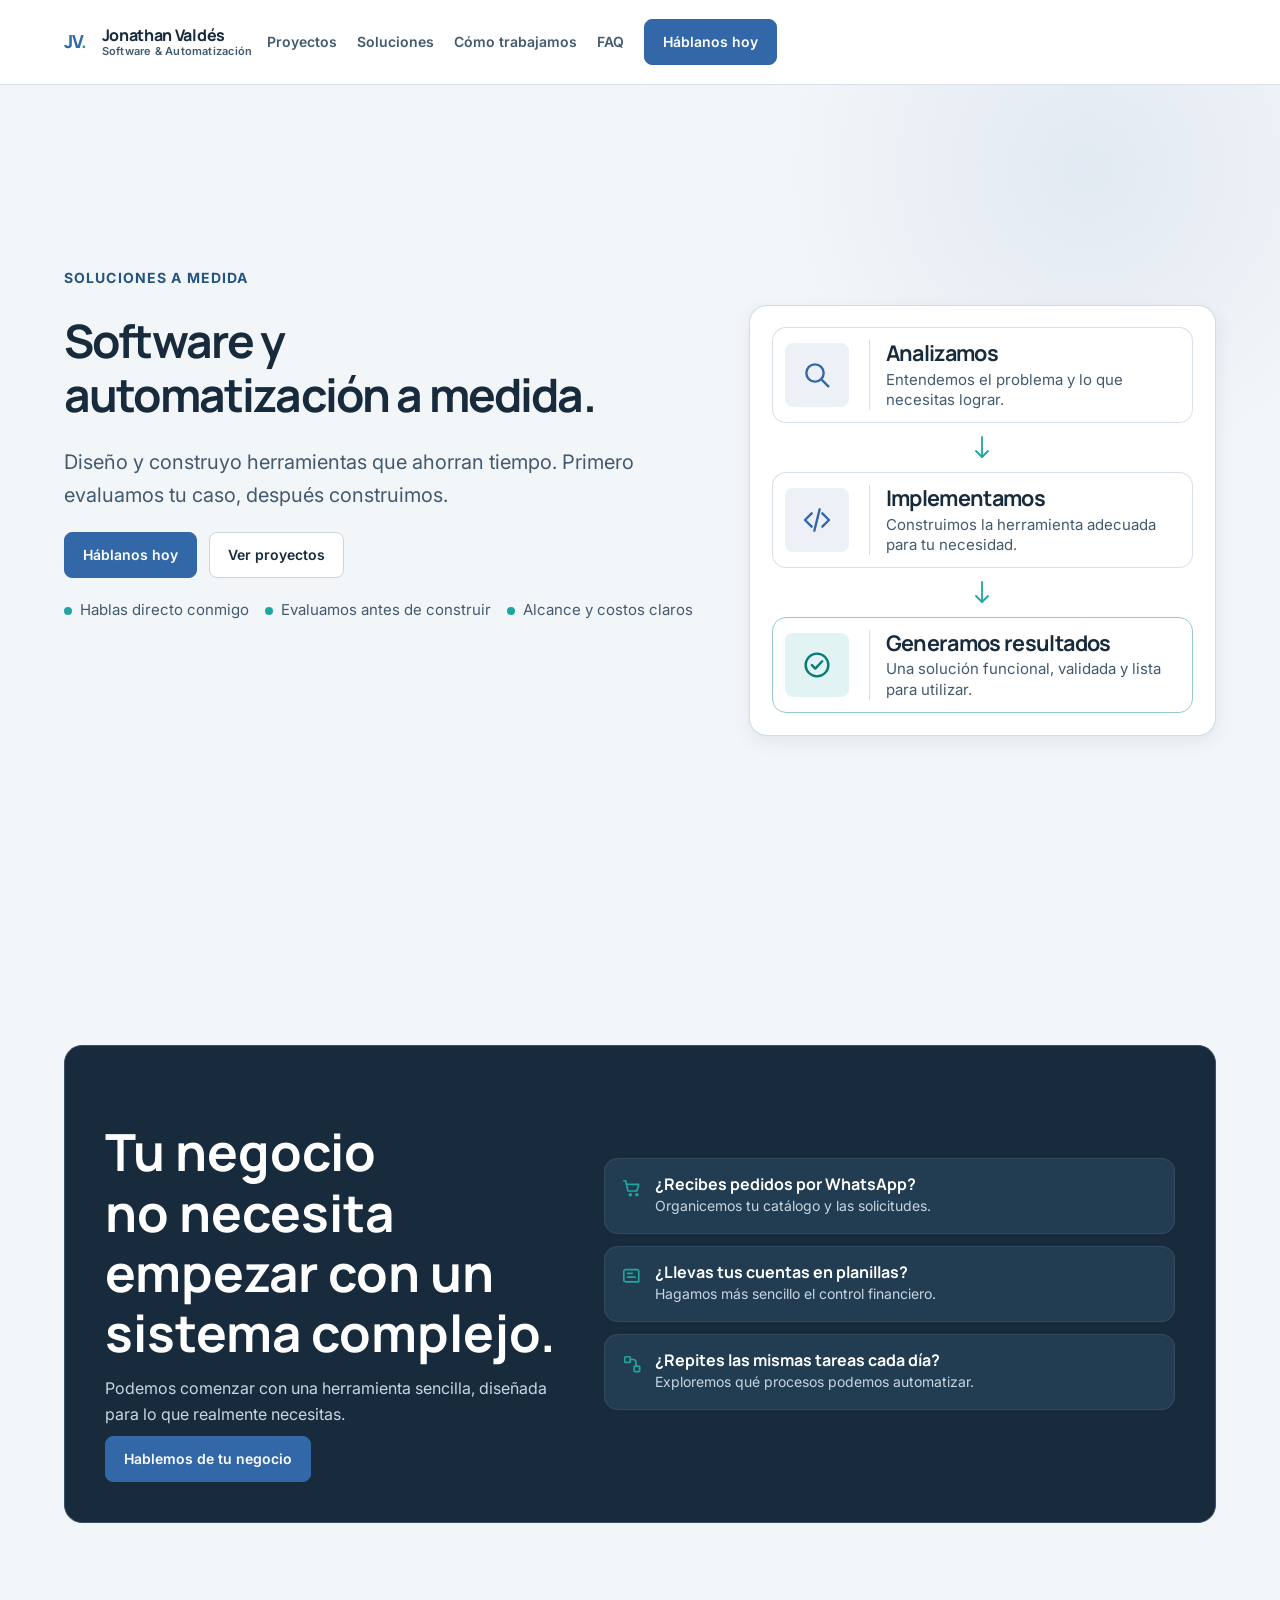
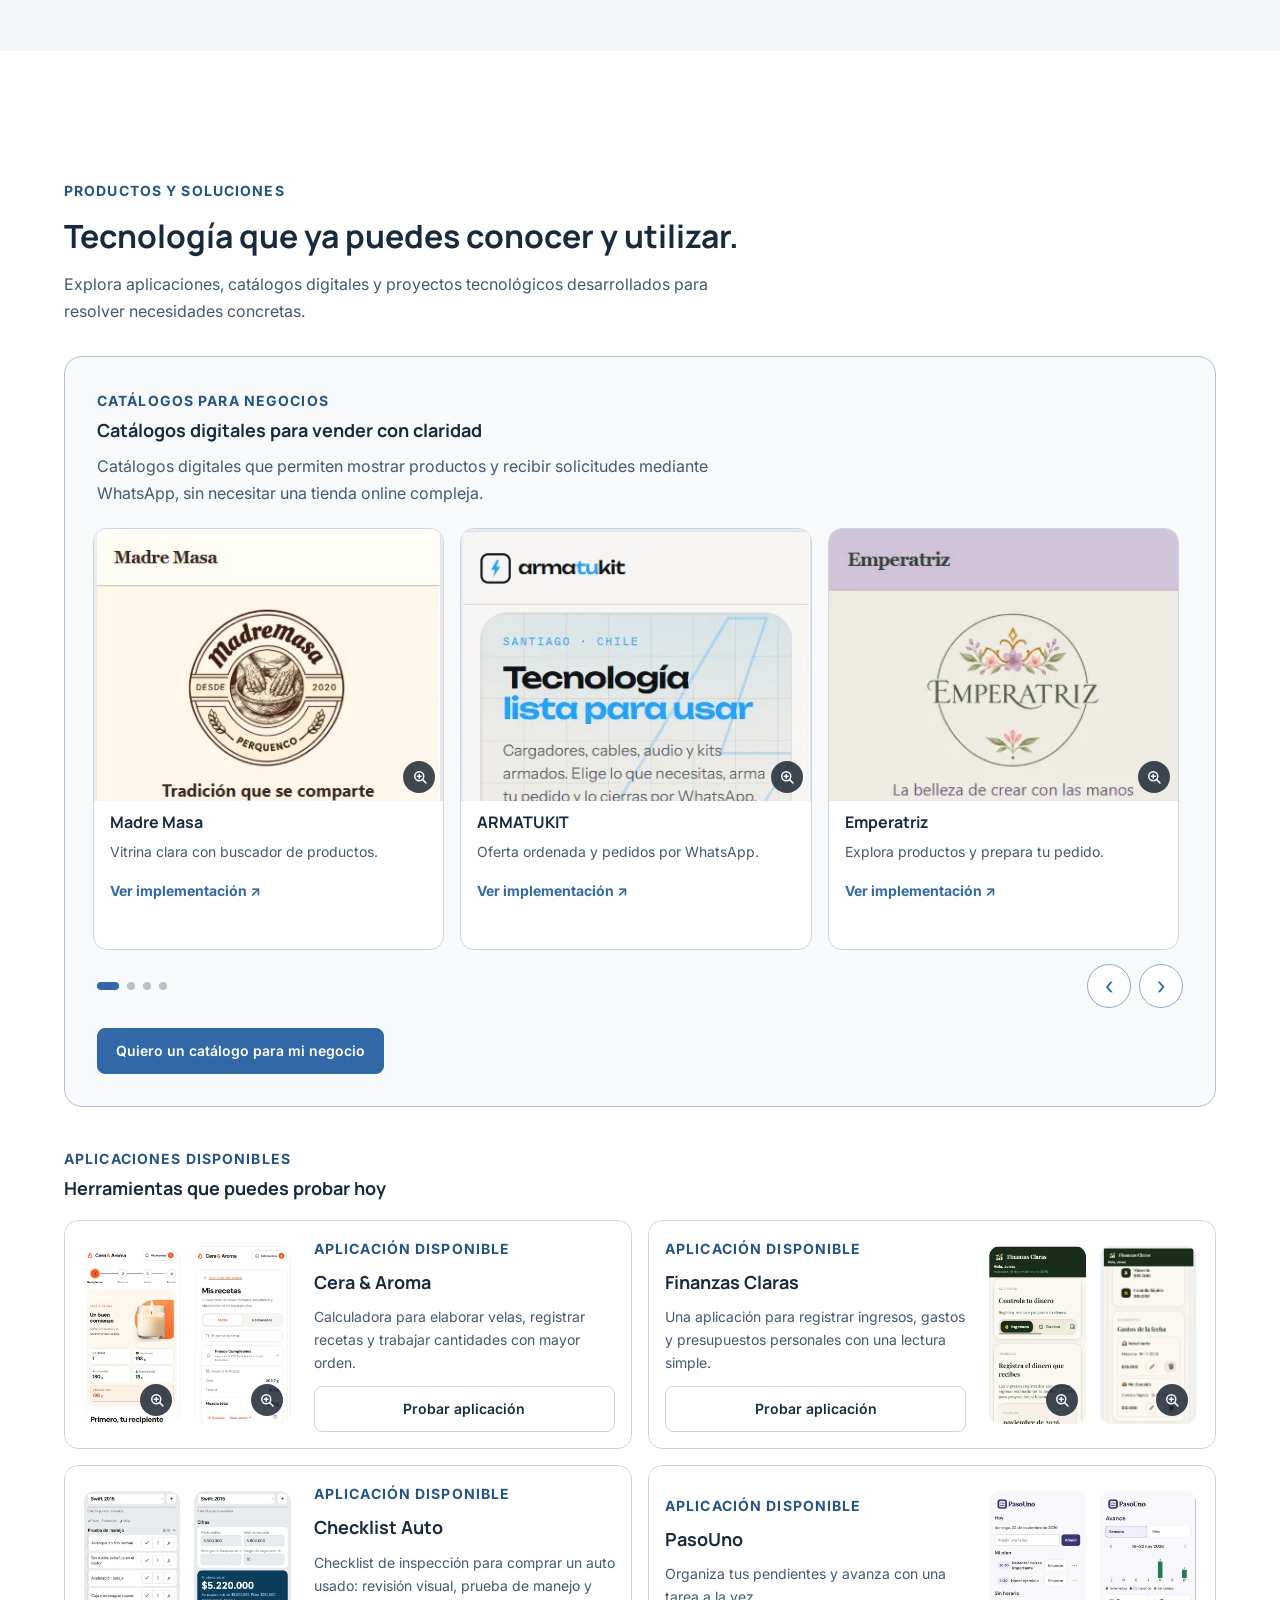
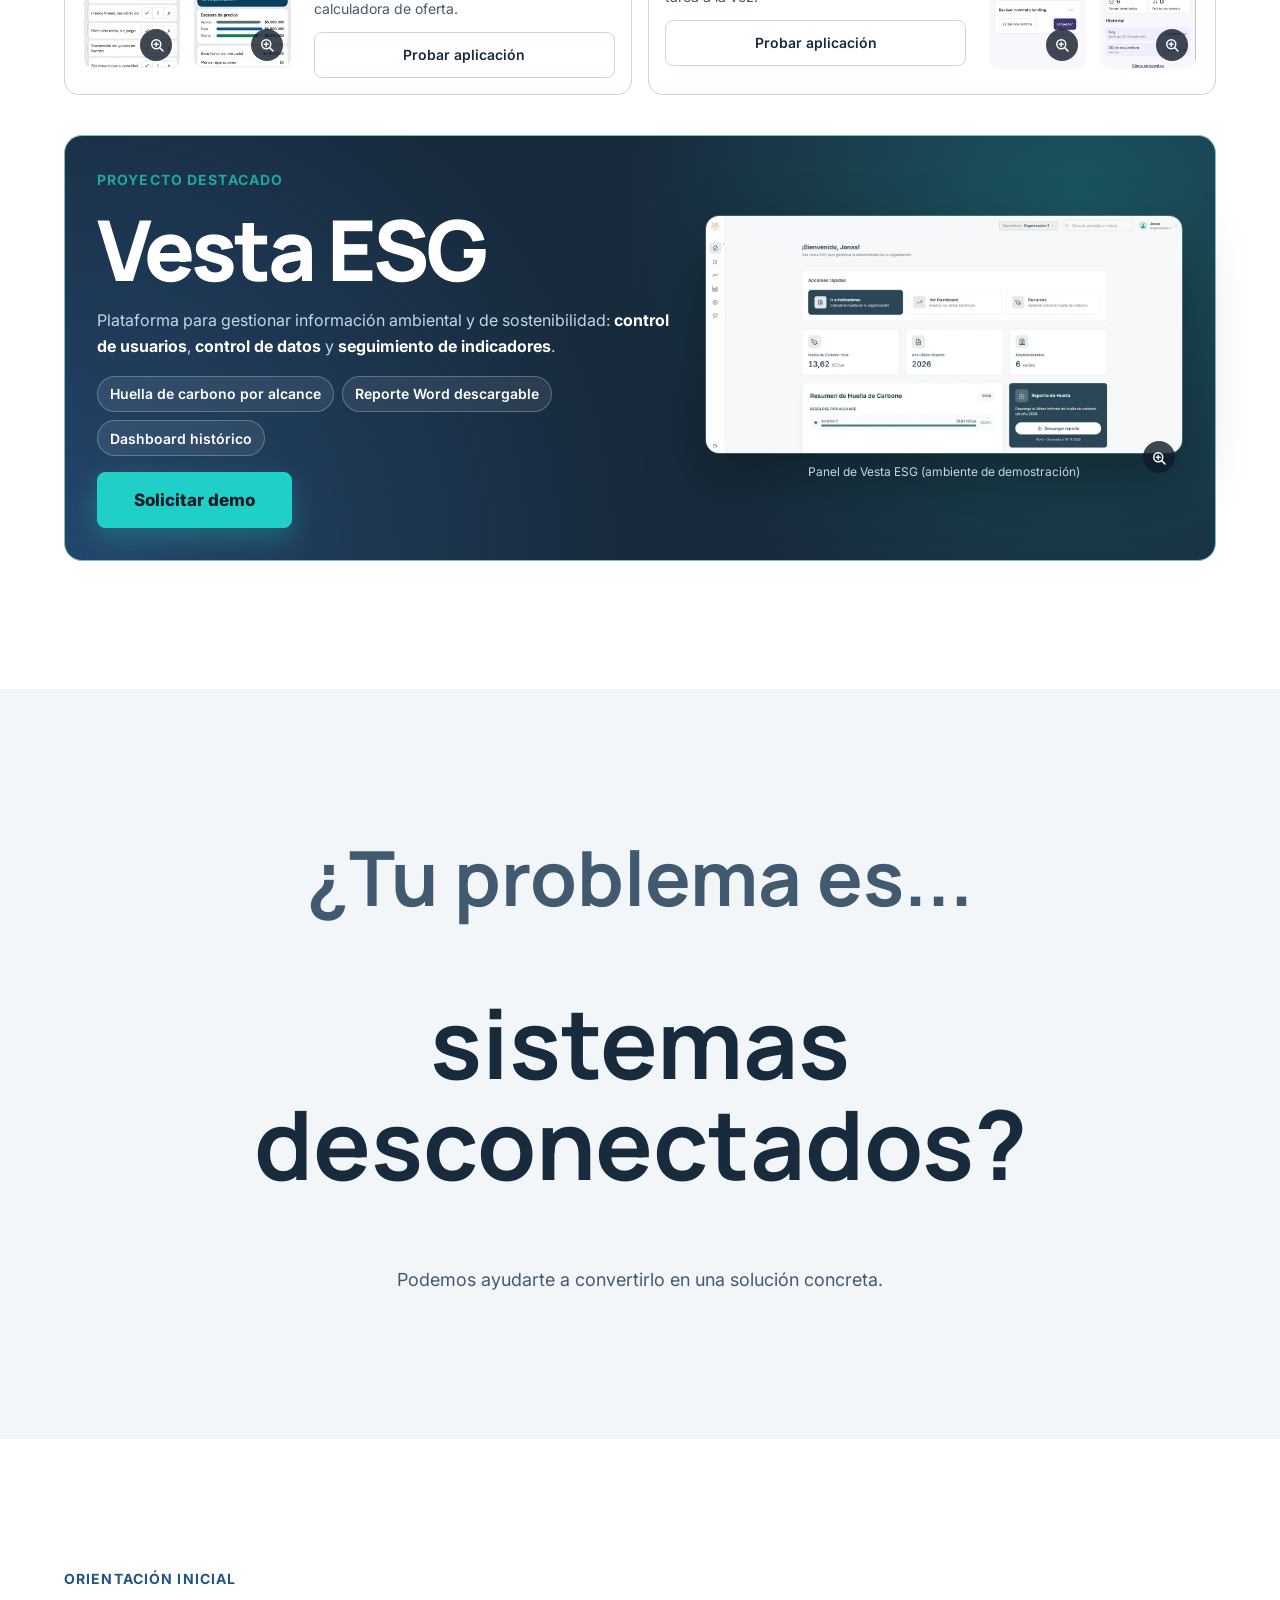
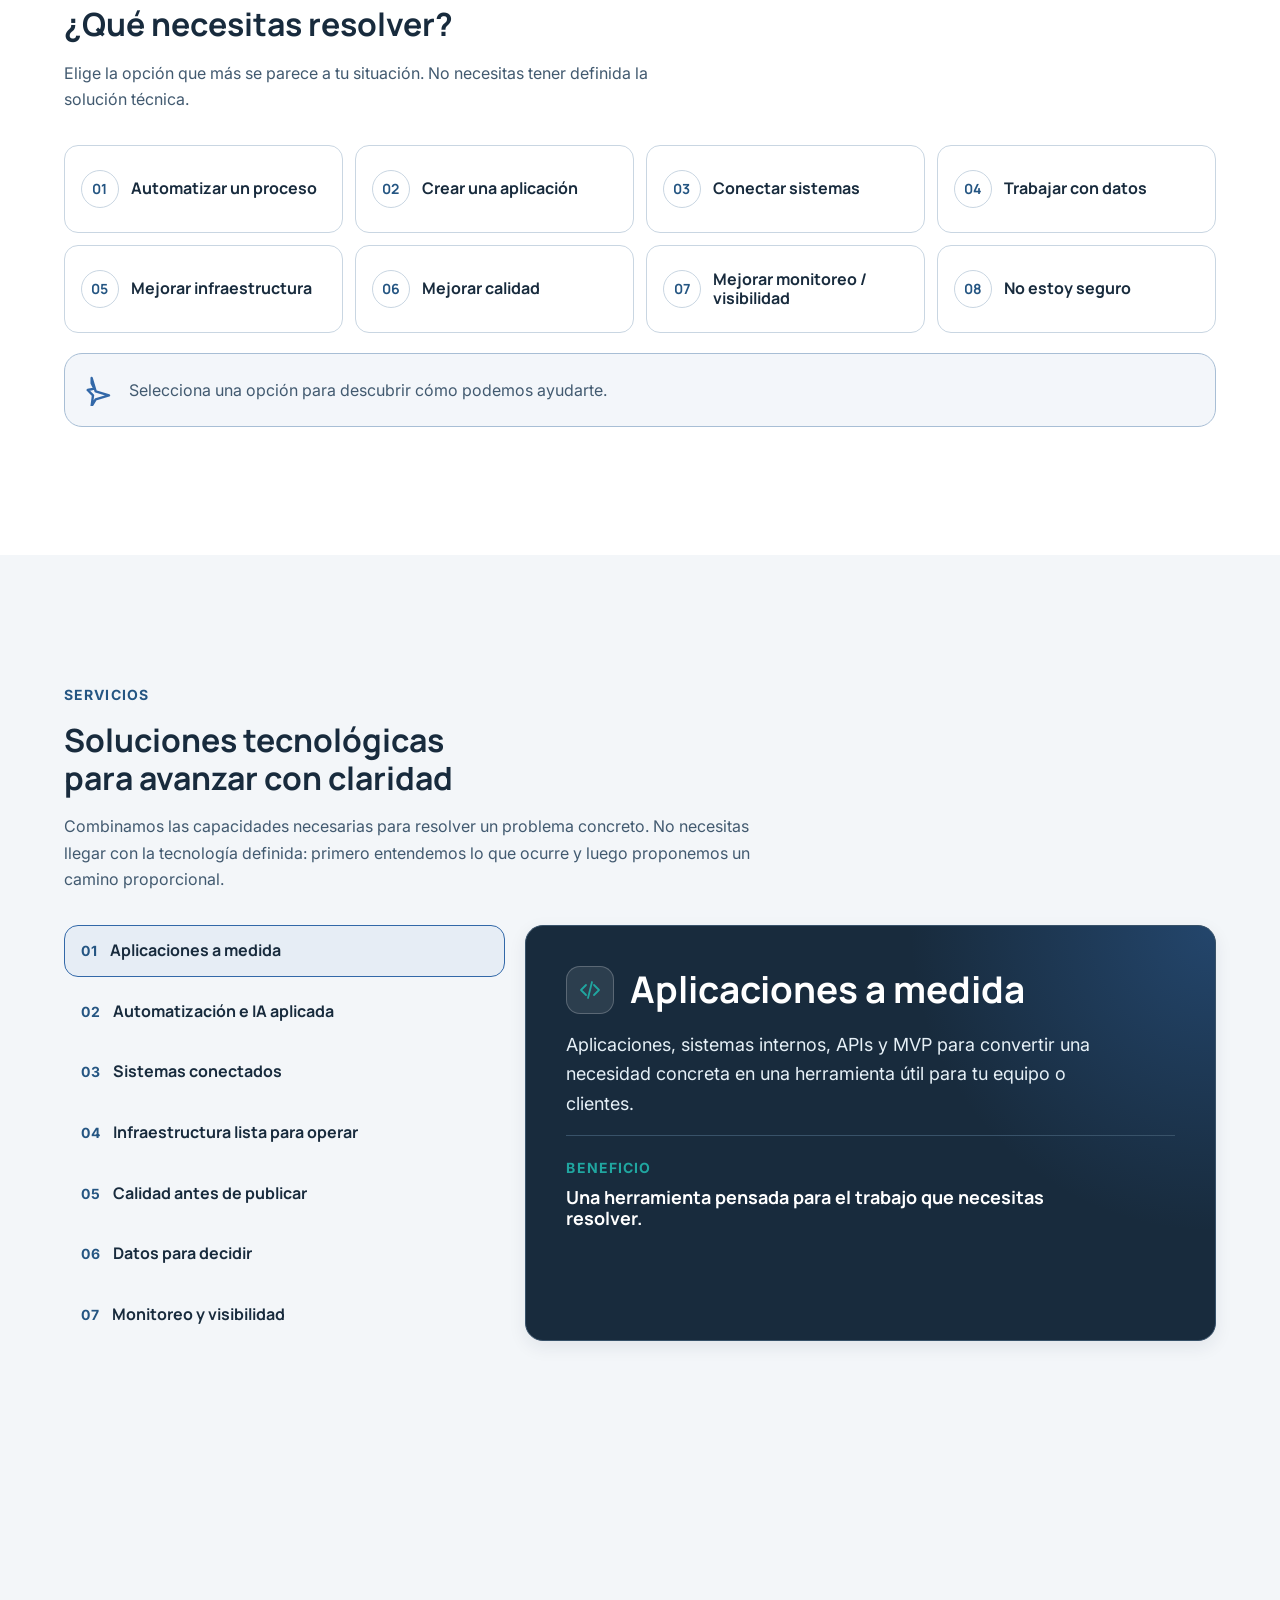
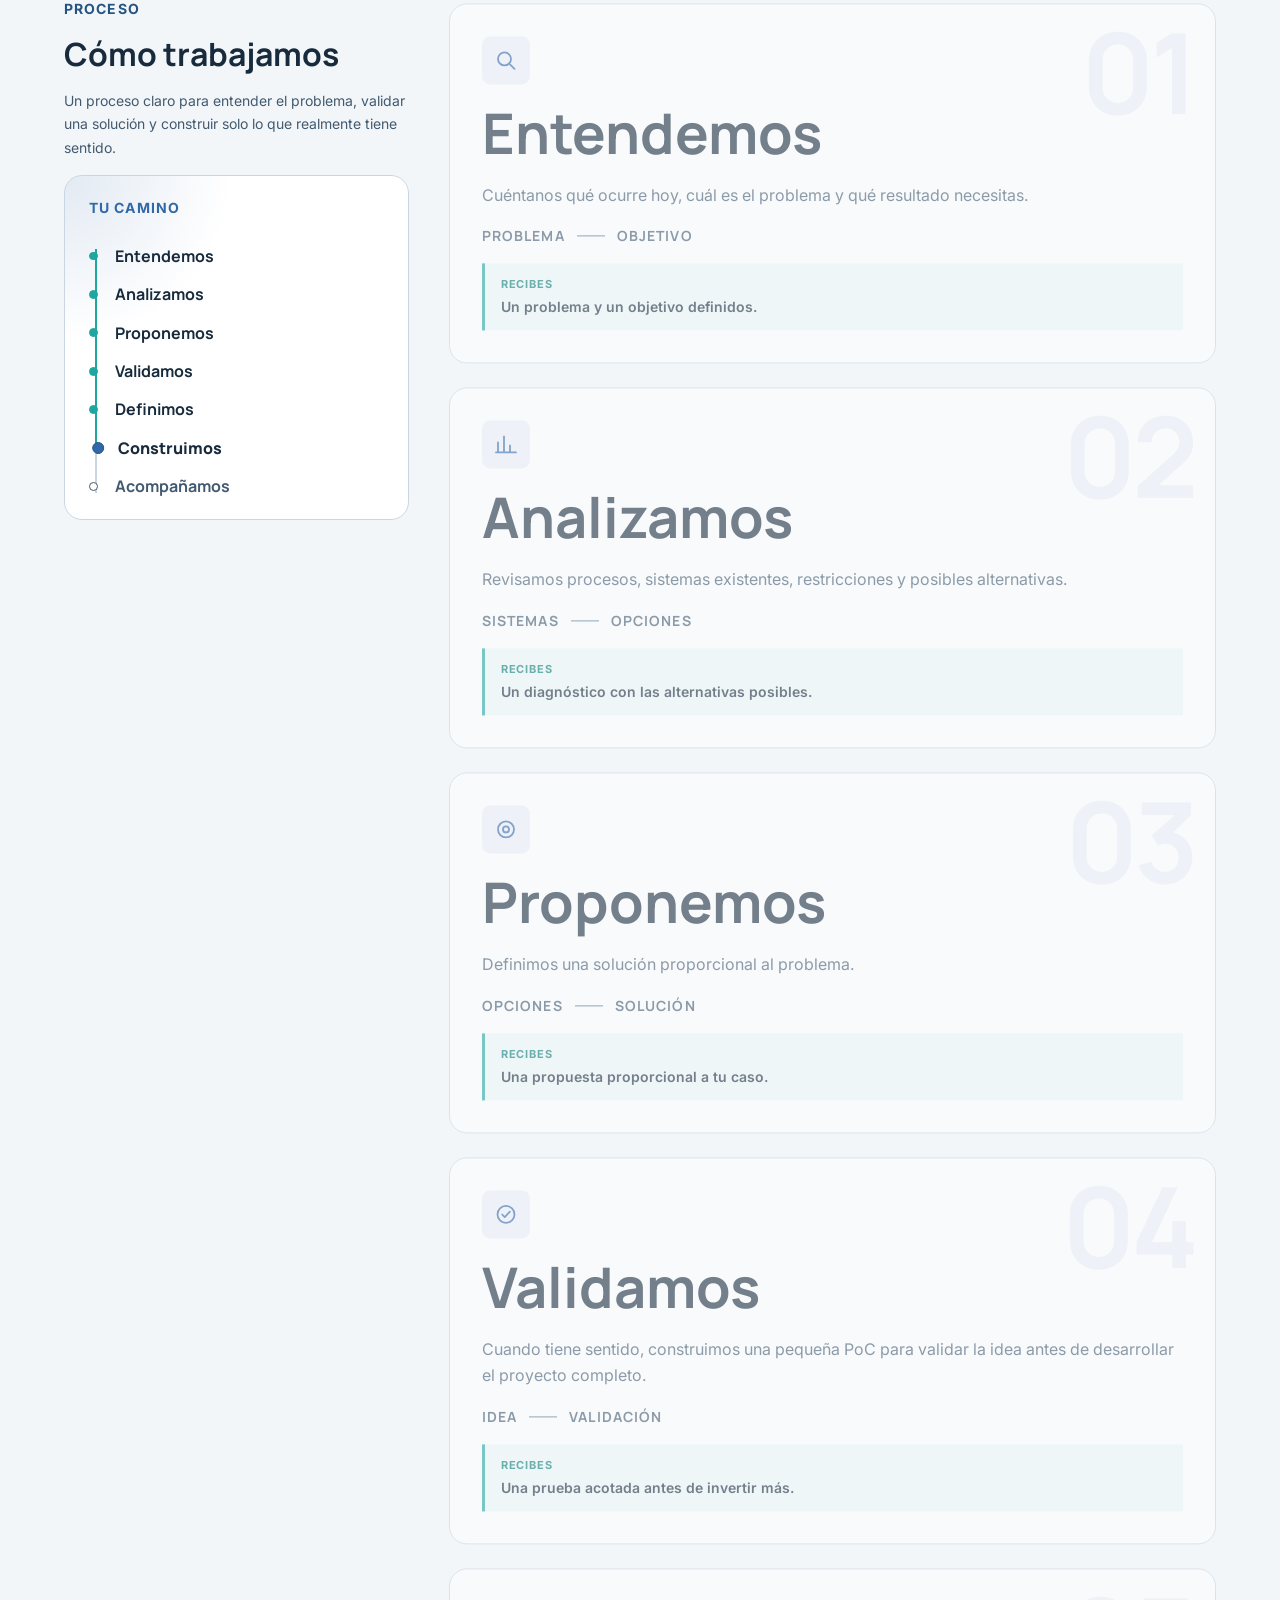
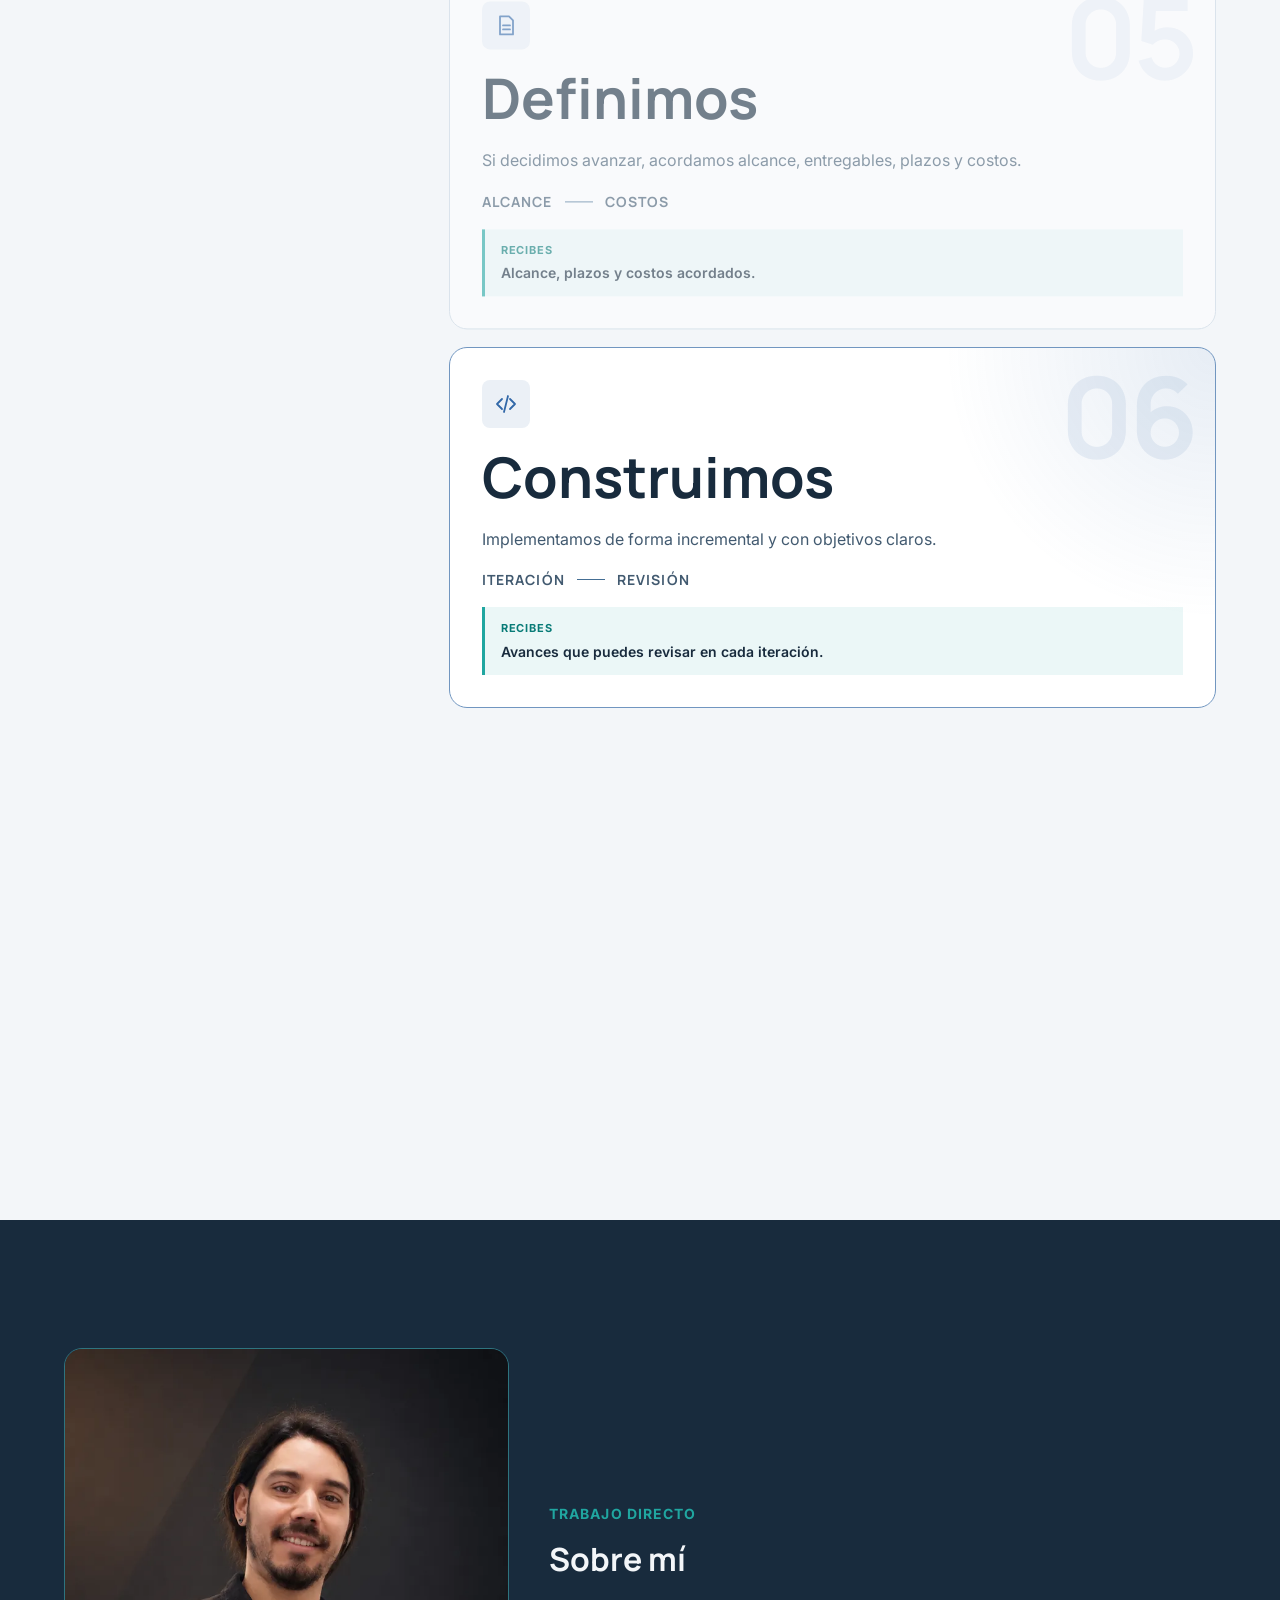
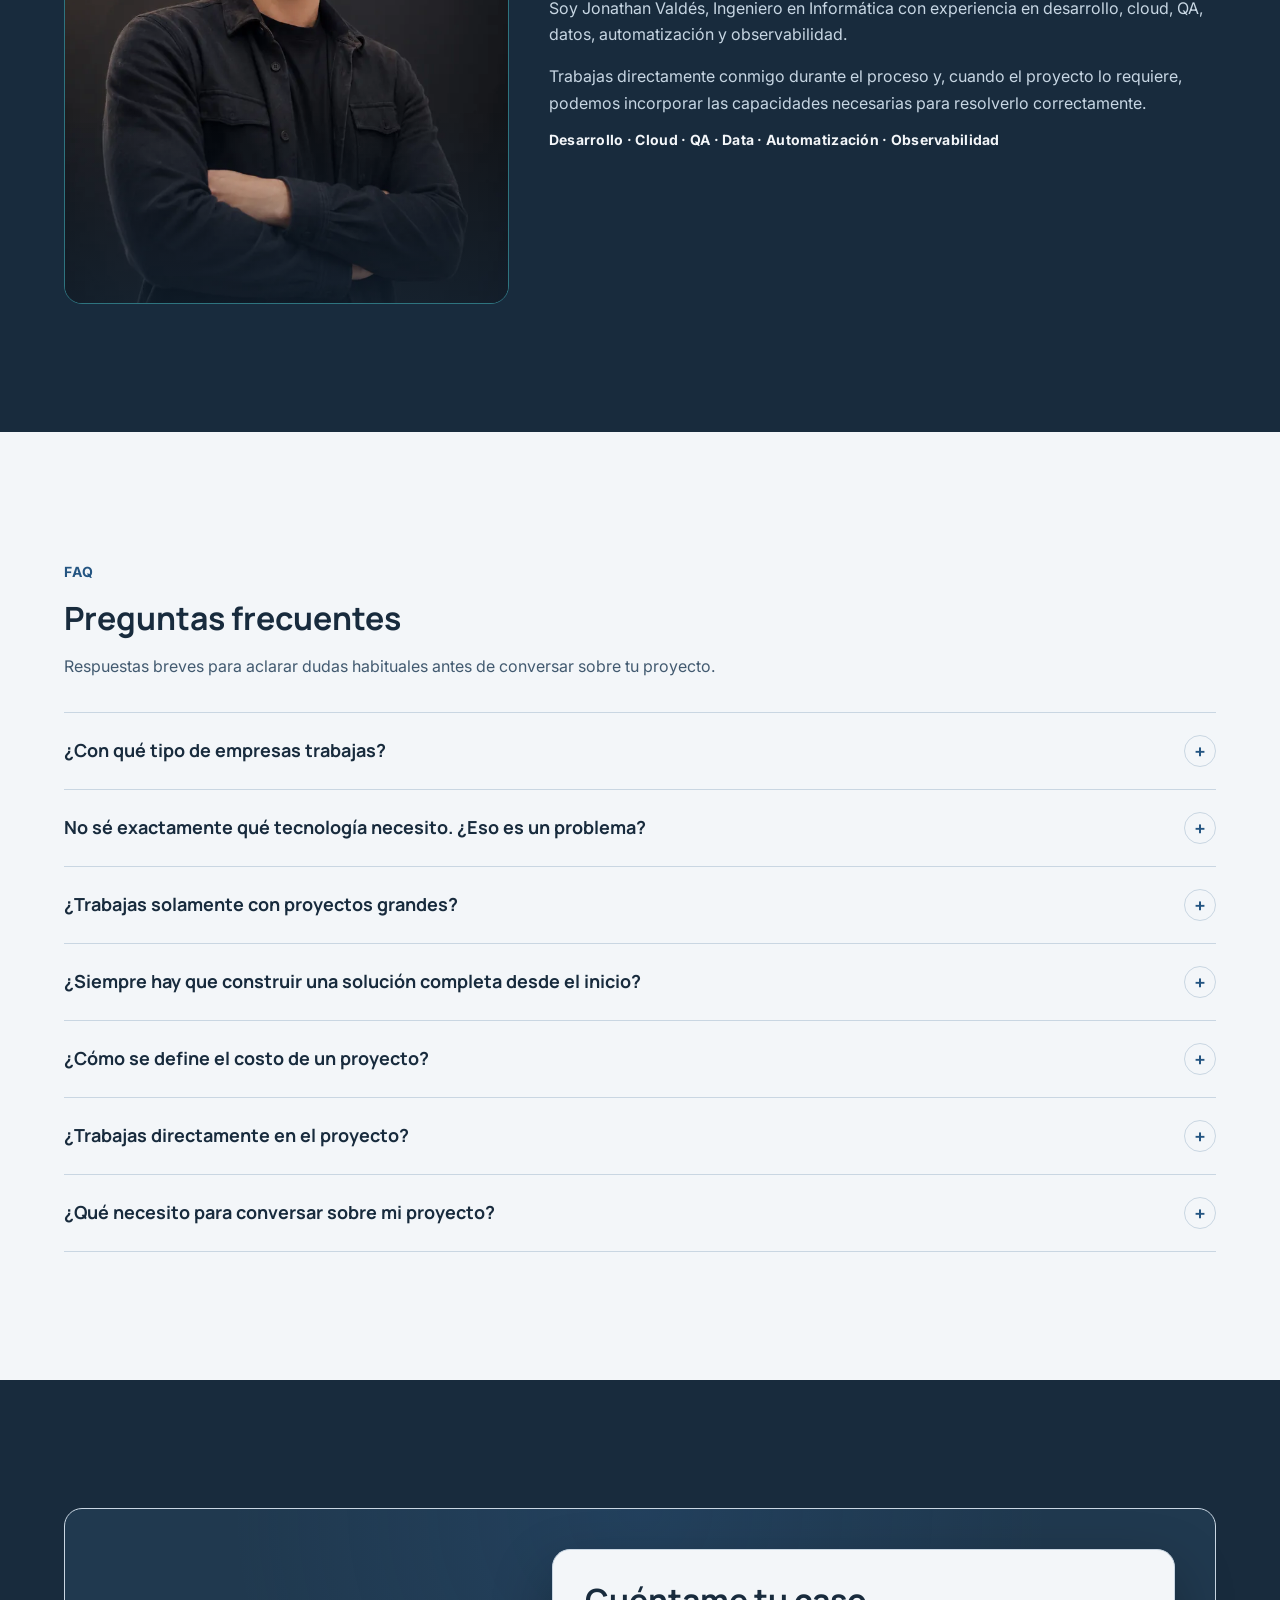
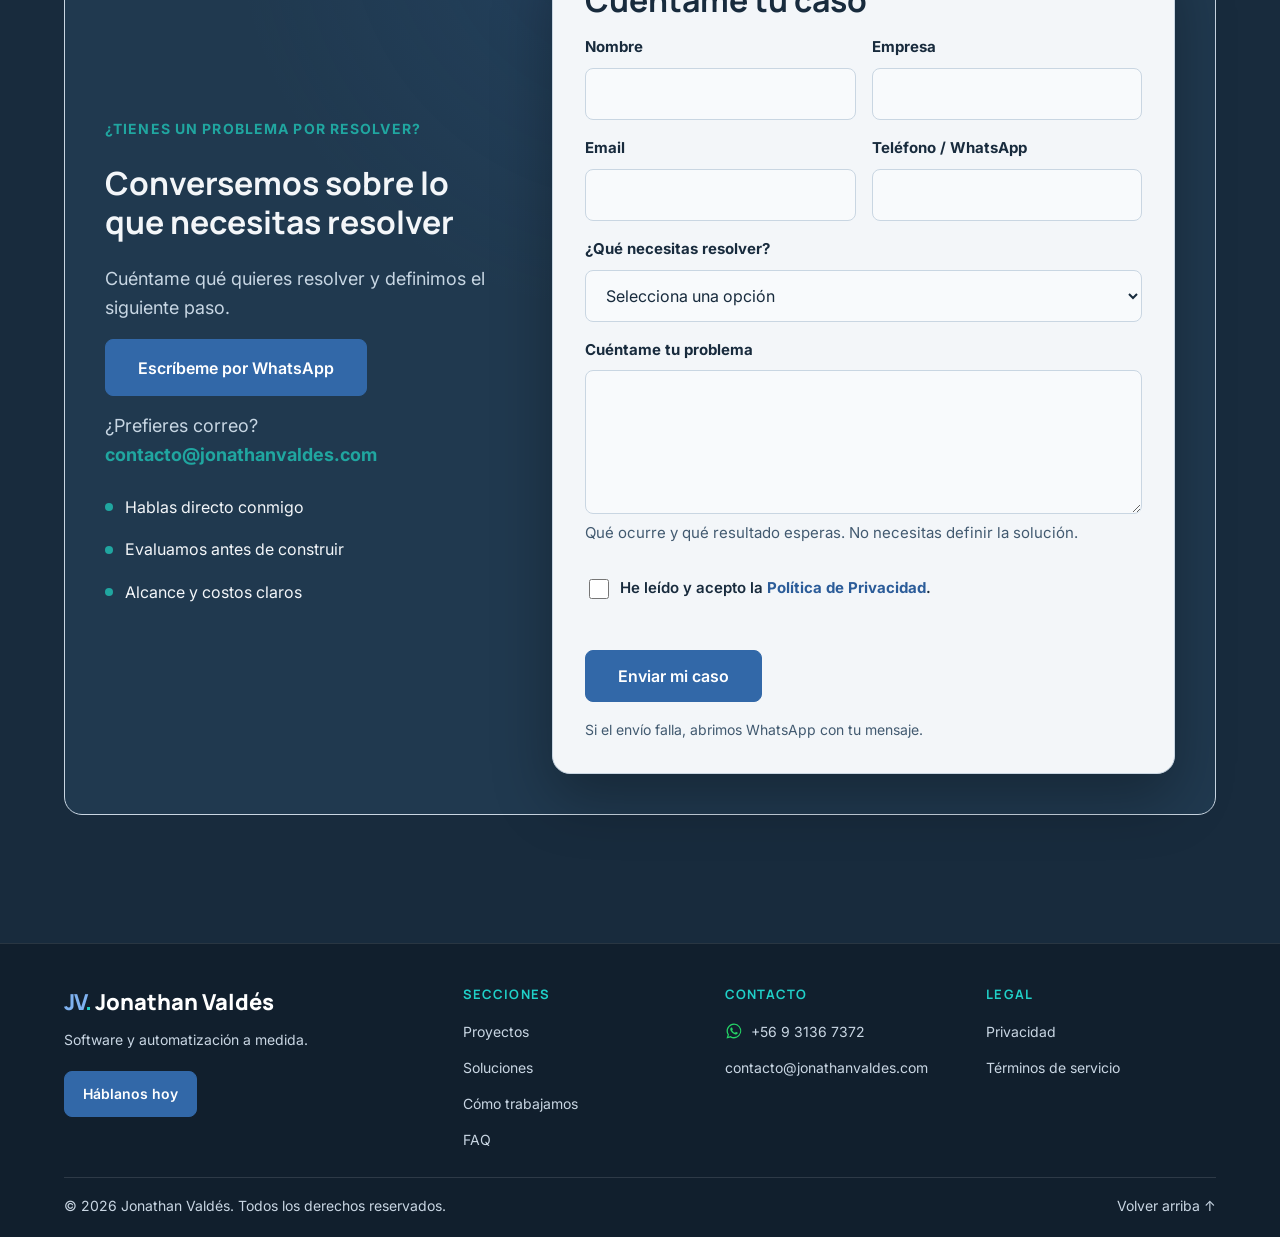
<file: index.html>
<!doctype html>
<html lang="es">
  <head>
    <meta charset="utf-8">
    <meta name="viewport" content="width=device-width, initial-scale=1">
    <title>Jonathan Valdés | Software y automatización a medida</title>
    <meta name="description" content="Software y automatización a medida: catálogos online, procesos automatizados e integraciones. Evaluamos tu caso antes de construir.">
    <meta name="color-scheme" content="light">
    <meta name="theme-color" content="#F3F6F9">
    <meta name="robots" content="index, follow">
    <meta name="lead-endpoint" content="https://w9psxxl2a7.execute-api.us-east-1.amazonaws.com/contact">
    <meta name="turnstile-site-key" content="0x4AAAAAADrMt68bglwijprw">
    <meta name="booking-endpoint" content="">
    <link rel="canonical" href="https://jonathanvaldes.com/">
    <meta property="og:type" content="website">
    <meta property="og:title" content="Jonathan Valdés | Software y automatización a medida">
    <meta property="og:description" content="Software y automatización a medida: catálogos online, procesos automatizados e integraciones. Evaluamos tu caso antes de construir.">
    <meta property="og:url" content="https://jonathanvaldes.com/">
    <meta property="og:site_name" content="Jonathan Valdés">
    <meta property="og:locale" content="es_CL">
    <meta property="og:image" content="https://jonathanvaldes.com/assets/images/og-image.png">
    <meta property="og:image:width" content="1200">
    <meta property="og:image:height" content="630">
    <meta property="og:image:alt" content="Jonathan Valdés: software y automatización a medida">
    <meta name="twitter:card" content="summary_large_image">
    <meta name="twitter:title" content="Jonathan Valdés | Software y automatización a medida">
    <meta name="twitter:description" content="Catálogos online, procesos automatizados e integraciones. Evaluamos tu caso antes de construir.">
    <meta name="twitter:image" content="https://jonathanvaldes.com/assets/images/og-image.png">
    <link rel="icon" href="assets/images/favicon.svg" type="image/svg+xml">
    <link rel="preconnect" href="https://fonts.googleapis.com">
    <link rel="preconnect" href="https://fonts.gstatic.com" crossorigin>
    <link href="https://fonts.googleapis.com/css2?family=Inter:wght@400;500;600&family=Manrope:wght@600;700&display=swap" rel="stylesheet">
    <link rel="stylesheet" href="assets/css/styles.css?v=077">
    <script type="application/ld+json">
      {
        "@context": "https://schema.org",
        "@graph": [
          {
            "@type": "WebSite",
            "@id": "https://jonathanvaldes.com/#website",
            "name": "Jonathan Valdés",
            "url": "https://jonathanvaldes.com/",
            "inLanguage": "es"
          },
          {
            "@type": "Person",
            "@id": "https://jonathanvaldes.com/#person",
            "name": "Jonathan Valdés",
            "url": "https://jonathanvaldes.com/",
            "jobTitle": "Ingeniero en Informática",
            "knowsAbout": [
              "Desarrollo de software",
              "Automatización",
              "Integraciones",
              "Cloud",
              "QA",
              "Datos",
              "Monitoreo"
            ]
          }
        ]
      }
    </script>
    <script src="assets/js/main.js?v=s16" defer></script>
    <script src="assets/js/consent.js?v=s01" defer></script>
    <script src="assets/js/gallery.js?v=s01" defer></script>
  </head>
  <body id="top">
    <a class="skip-link" href="#main-content">Saltar al contenido principal</a>

    <header class="site-header" data-site-header>
      <div class="container site-header__inner">
        <a class="site-brand" href="#top" aria-label="Jonathan Valdés, volver al inicio">
          <span class="site-brand__monogram" aria-hidden="true">JV<span>.</span></span>
          <span class="site-brand__identity">
            <span class="site-brand__name">Jonathan Valdés</span>
            <span class="site-brand__descriptor">Software &amp; Automatización</span>
          </span>
        </a>

        <button
          class="nav-toggle"
          type="button"
          aria-expanded="false"
          aria-controls="primary-navigation"
          data-nav-toggle
        >
          <span class="nav-toggle__icon" aria-hidden="true"><span class="nav-toggle__line"></span><span class="nav-toggle__line"></span><span class="nav-toggle__line"></span></span>
          <span class="nav-toggle__label" data-nav-label>Menú</span>
        </button>

        <nav class="site-nav" id="primary-navigation" aria-label="Navegación principal" data-site-nav>
          <a href="#proyectos">Proyectos</a>
          <a href="#soluciones">Soluciones</a>
          <a href="#como-trabajamos">Cómo trabajamos</a>
          <a href="#faq">FAQ</a>
          <a class="button button--primary" href="https://wa.me/56931367372?text=Hola%20Jonathan%2C%20vi%20tu%20sitio%20y%20quiero%20conversar%20sobre%20un%20problema%20tecnol%C3%B3gico%20en%20mi%20empresa." target="_blank" rel="noopener noreferrer">Háblanos hoy</a>
        </nav>
      </div>
    </header>
    <div class="nav-backdrop" data-nav-backdrop aria-hidden="true"></div>

    <main id="main-content">
      <section class="hero section" aria-labelledby="hero-title">
        <div class="container hero__grid">
          <div class="hero__content flow">
            <p class="hero__eyebrow">Soluciones a medida</p>
            <h1 id="hero-title">Software y automatización a medida.</h1>
            <p class="hero__description">Diseño y construyo herramientas que ahorran tiempo. Primero evaluamos tu caso, después construimos.</p>

            <div class="hero__actions cluster" aria-label="Acciones principales">
              <a class="button button--primary" href="https://wa.me/56931367372?text=Hola%20Jonathan%2C%20vi%20tu%20sitio%20y%20quiero%20conversar%20sobre%20software%20o%20automatizaci%C3%B3n%20a%20medida%20para%20mi%20negocio." target="_blank" rel="noopener noreferrer">Háblanos hoy</a>
              <a class="button button--secondary" href="#proyectos">Ver proyectos</a>
            </div>

            <ul class="hero__trust" aria-label="Cómo trabajamos">
              <li>Hablas directo conmigo</li>
              <li>Evaluamos antes de construir</li>
              <li>Alcance y costos claros</li>
            </ul>
          </div>

          <figure class="hero-flow" aria-labelledby="hero-flow-title">
            <div class="hero-flow__card">
              <article class="hero-flow__stage">
                <div class="hero-flow__icon hero-flow__icon--blue" aria-hidden="true">
                  <svg viewBox="0 0 24 24" focusable="false"><circle cx="10.5" cy="10.5" r="6.5"></circle><path d="m16 16 4.5 4.5"></path></svg>
                </div>
                <div class="hero-flow__copy">
                  <h2 id="hero-flow-title">Analizamos</h2>
                  <p>Entendemos el problema y lo que necesitas lograr.</p>
                </div>
              </article>

              <div class="hero-flow__arrow" aria-hidden="true"><svg viewBox="0 0 24 28" focusable="false"><path d="M12 2v20"></path><path d="m6 16 6 6 6-6"></path></svg></div>

              <article class="hero-flow__stage">
                <div class="hero-flow__icon hero-flow__icon--blue" aria-hidden="true">
                  <svg viewBox="0 0 24 24" focusable="false"><path d="m8 7-5 5 5 5"></path><path d="m16 7 5 5-5 5"></path><path d="m14 4-4 16"></path></svg>
                </div>
                <div class="hero-flow__copy">
                  <h2>Implementamos</h2>
                  <p>Construimos la herramienta adecuada para tu necesidad.</p>
                </div>
              </article>

              <div class="hero-flow__arrow" aria-hidden="true"><svg viewBox="0 0 24 28" focusable="false"><path d="M12 2v20"></path><path d="m6 16 6 6 6-6"></path></svg></div>

              <article class="hero-flow__stage hero-flow__stage--result">
                <div class="hero-flow__icon hero-flow__icon--turquoise" aria-hidden="true">
                  <svg viewBox="0 0 24 24" focusable="false"><circle cx="12" cy="12" r="8.5"></circle><path d="m8.2 12.1 2.5 2.6 5.2-5.5"></path></svg>
                </div>
                <div class="hero-flow__copy">
                  <h2>Generamos resultados</h2>
                  <p>Una solución funcional, validada y lista para utilizar.</p>
                </div>
              </article>
            </div>
          </figure>
        </div>
      </section>
      <section class="poc section" aria-labelledby="poc-title">
        <div class="container poc__shell">
          <div class="poc__content flow">
            <p class="poc__eyebrow" aria-hidden="true">&nbsp;</p>
            <h2 id="poc-title">Tu negocio no necesita empezar con un sistema complejo.</h2>
            <p>Podemos comenzar con una herramienta sencilla, diseñada para lo que realmente necesitas.</p>
            <a class="button button--primary poc__cta" href="#contacto">Hablemos de tu negocio</a>
          </div>
          <div class="poc__examples" aria-label="Problemas cotidianos que podemos resolver">
            <article class="poc__example"><svg aria-hidden="true" viewBox="0 0 24 24" focusable="false"><path d="M3 4h2l2.5 11h9.5l2-7H6"></path><circle cx="10" cy="19" r="1"></circle><circle cx="17" cy="19" r="1"></circle></svg><div><h3>¿Recibes pedidos por WhatsApp?</h3><p>Organicemos tu catálogo y las solicitudes.</p></div></article>
            <article class="poc__example"><svg aria-hidden="true" viewBox="0 0 24 24" focusable="false"><path d="M5 5h12a2 2 0 0 1 2 2v11H5a2 2 0 0 1-2-2V7a2 2 0 0 1 2-2Z"></path><path d="M7 9h5"></path><path d="M7 13h8"></path></svg><div><h3>¿Llevas tus cuentas en planillas?</h3><p>Hagamos más sencillo el control financiero.</p></div></article>
            <article class="poc__example"><svg aria-hidden="true" viewBox="0 0 24 24" focusable="false"><rect x="4" y="4" width="6" height="6" rx="1"></rect><rect x="14" y="14" width="6" height="6" rx="1"></rect><path d="M10 7h3a3 3 0 0 1 3 3v4"></path></svg><div><h3>¿Repites las mismas tareas cada día?</h3><p>Exploremos qué procesos podemos automatizar.</p></div></article>
          </div>
        </div>
      </section>
      <section class="cases section" id="proyectos" aria-labelledby="cases-title">
        <div class="container cases__inner">
          <div class="cases__heading flow">
            <p class="cases__eyebrow">Productos y soluciones</p>
            <h2 id="cases-title">Tecnología que ya puedes conocer y utilizar.</h2>
            <p>Explora aplicaciones, catálogos digitales y proyectos tecnológicos desarrollados para resolver necesidades concretas.</p>
          </div>

          <div class="cases__groups">
            <section class="cases__group" aria-labelledby="catalogs-title">
              <div class="cases__group-heading">
                <p class="cases__eyebrow">Catálogos para negocios</p>
                <h3 id="catalogs-title">Catálogos digitales para vender con claridad</h3>
                <p>Catálogos digitales que permiten mostrar productos y recibir solicitudes mediante WhatsApp, sin necesitar una tienda online compleja.</p>
              </div>
              <div class="catalog-carousel" data-carousel>
                <div class="catalog-carousel__track" role="region" aria-label="Implementaciones de catálogos comerciales" tabindex="0" data-carousel-track>
                  <article class="catalog-card" data-gallery="catalogo-madre-masa.webp|Inicio del catálogo Madre Masa con buscador y categorías;;madre-masa-coctel-lg.webp|Detalle de un producto de banquetería en Madre Masa;;madre-masa-pedido-lg.webp|Resumen del pedido listo para enviar por WhatsApp en Madre Masa"><figure class="catalog-card__shot"><img src="assets/images/products/catalogo-madre-masa.webp" alt="Catálogo Madre Masa con buscador de productos" width="367" height="802" loading="lazy"></figure><div class="catalog-card__body"><h4>Madre Masa</h4><p>Vitrina clara con buscador de productos.</p><a href="https://madre-masa.pages.dev/" target="_blank" rel="noopener noreferrer">Ver implementación <span aria-hidden="true">↗</span></a></div></article>
                  <article class="catalog-card" data-gallery="catalogo-armatukit.webp|Inicio del catálogo ARMATUKIT con tecnología lista para usar;;armatukit-catalogo-lg.webp|Listado de kits y productos de ARMATUKIT con precios;;armatukit-detalle-lg.webp|Detalle de un kit en ARMATUKIT con lo que incluye"><figure class="catalog-card__shot"><img src="assets/images/products/catalogo-armatukit.webp" alt="Catálogo ARMATUKIT para productos tecnológicos y pedidos por WhatsApp" width="364" height="806" loading="lazy"></figure><div class="catalog-card__body"><h4>ARMATUKIT</h4><p>Oferta ordenada y pedidos por WhatsApp.</p><a href="https://armatukit.pages.dev/" target="_blank" rel="noopener noreferrer">Ver implementación <span aria-hidden="true">↗</span></a></div></article>
                  <article class="catalog-card" data-gallery="emperatriz-inicio.webp|Inicio del catálogo Emperatriz con productos artesanales;;emperatriz-florales-lg.webp|Categoría de aros florales en Emperatriz;;emperatriz-solicitar-lg.webp|Cómo solicitar un pedido en Emperatriz"><figure class="catalog-card__shot"><img src="assets/images/products/catalogo-emperatriz.webp" alt="Catálogo Emperatriz con productos artesanales y pedido" width="341" height="2149" loading="lazy"></figure><div class="catalog-card__body"><h4>Emperatriz</h4><p>Explora productos y prepara tu pedido.</p><a href="https://emperatriz.pages.dev/" target="_blank" rel="noopener noreferrer">Ver implementación <span aria-hidden="true">↗</span></a></div></article>
                  <article class="catalog-card" data-gallery="catalogo-flor-y-lumbre.webp|Inicio del catálogo Flor y Lumbre;;flor-y-lumbre-velas.webp|Cuidado de las velas y asistente de consultas en Flor y Lumbre;;flor-y-lumbre-consultas.webp|Asistente de consultas para encargos personalizados en Flor y Lumbre"><figure class="catalog-card__shot"><img src="assets/images/products/catalogo-flor-y-lumbre.webp" alt="Catálogo Flor y Lumbre con asistente de consultas y botón de WhatsApp" width="366" height="801" loading="lazy"></figure><div class="catalog-card__body"><h4>Flor y Lumbre</h4><p>Consultas guiadas para pedidos personalizados.</p><a href="https://florylumbre.pages.dev/" target="_blank" rel="noopener noreferrer">Ver implementación <span aria-hidden="true">↗</span></a></div></article>
                </div>
                <div class="catalog-carousel__footer">
                  <div class="catalog-carousel__dots" aria-hidden="true" data-carousel-dots></div>
                  <div class="catalog-carousel__controls">
                    <button class="catalog-carousel__button" type="button" aria-label="Catálogos anteriores" data-carousel-prev>&#8249;</button>
                    <button class="catalog-carousel__button" type="button" aria-label="Catálogos siguientes" data-carousel-next>&#8250;</button>
                  </div>
                </div>
              </div>
              <a class="button button--primary cases__group-cta" href="#contacto">Quiero un catálogo para mi negocio</a>
            </section>

            <section class="cases__group" aria-labelledby="public-apps-title">
              <div class="cases__group-heading">
                <p class="cases__eyebrow">Aplicaciones disponibles</p>
                <h3 id="public-apps-title">Herramientas que puedes probar hoy</h3>
              </div>
              <div class="app-showcase" aria-label="Aplicaciones públicas">
                <article class="app-showcase__item" data-gallery="cera-aroma-calculadora.webp|Calculadora de Cera y Aroma para una receta de velas;;cera-aroma-recetas.webp|Listado de recetas guardadas en Cera y Aroma">
                  <div class="app-showcase__images"><figure><img src="assets/images/products/cera-aroma-calculadora.webp" alt="Calculadora de Cera y Aroma para una receta de velas" loading="lazy" width="362" height="804"></figure><figure><img src="assets/images/products/cera-aroma-recetas.webp" alt="Listado de recetas guardadas en Cera y Aroma" loading="lazy" width="364" height="804"></figure></div>
                  <div class="app-showcase__content"><p class="cases__eyebrow">Aplicación disponible</p><h4>Cera &amp; Aroma</h4><p>Calculadora para elaborar velas, registrar recetas y trabajar cantidades con mayor orden.</p><a class="button button--secondary" href="https://cera-y-aroma.pages.dev/" target="_blank" rel="noopener noreferrer">Probar aplicación</a></div>
                </article>
                <article class="app-showcase__item" data-gallery="finanzas-claras-resumen.webp|Resumen de ingresos y gastos en Finanzas Claras;;finanzas-claras-movimientos.webp|Listado de movimientos en Finanzas Claras;;finanzas-claras-proyeccion.webp|Proyección de un escenario de ahorro en Finanzas Claras;;finanzas-claras-aprende.webp|Consejos para aprender hábitos financieros en Finanzas Claras">
                  <div class="app-showcase__images"><figure><img src="assets/images/products/finanzas-claras-resumen.webp" alt="Resumen de ingresos y gastos en Finanzas Claras" loading="lazy" width="361" height="803"></figure><figure><img src="assets/images/products/finanzas-claras-movimientos.webp" alt="Listado de movimientos en Finanzas Claras" loading="lazy" width="387" height="816"></figure></div>
                  <div class="app-showcase__content"><p class="cases__eyebrow">Aplicación disponible</p><h4>Finanzas Claras</h4><p>Una aplicación para registrar ingresos, gastos y presupuestos personales con una lectura simple.</p><a class="button button--secondary" href="https://finanzasclaras-736.pages.dev/" target="_blank" rel="noopener noreferrer">Probar aplicación</a></div>
                </article>
                <article class="app-showcase__item" data-gallery="checklist-auto-datos-lg.webp|Datos del anuncio y del vehículo en Checklist Auto;;checklist-auto-manejo-lg.webp|Lista de revisión de la prueba de manejo en Checklist Auto;;checklist-auto-calculadora-lg.webp|Calculadora de oferta inicial en Checklist Auto">
                  <div class="app-showcase__images"><figure><img src="assets/images/products/checklist-auto-manejo.webp" alt="Lista de revisión de la prueba de manejo en Checklist Auto" loading="lazy" width="366" height="740"></figure><figure><img src="assets/images/products/checklist-auto-calculadora.webp" alt="Calculadora de oferta inicial en Checklist Auto" loading="lazy" width="366" height="740"></figure></div>
                  <div class="app-showcase__content"><p class="cases__eyebrow">Aplicación disponible</p><h4>Checklist Auto</h4><p>Checklist de inspección para comprar un auto usado: revisión visual, prueba de manejo y calculadora de oferta.</p><a class="button button--secondary" href="https://checklist-auto.pages.dev/" target="_blank" rel="noopener noreferrer">Probar aplicación</a></div>
                </article>
                <article class="app-showcase__item" data-gallery="pasouno-hoy-lg.webp|Pantalla Hoy de PasoUno con el plan del día;;pasouno-bandeja-lg.webp|Bandeja de ideas en PasoUno;;pasouno-avance-lg.webp|Pantalla de avance semanal en PasoUno">
                  <div class="app-showcase__images"><figure><img src="assets/images/products/pasouno-hoy.webp" alt="Pantalla Hoy de PasoUno con el plan del día" loading="lazy" width="366" height="740"></figure><figure><img src="assets/images/products/pasouno-avance.webp" alt="Pantalla de avance semanal en PasoUno" loading="lazy" width="366" height="740"></figure></div>
                  <div class="app-showcase__content"><p class="cases__eyebrow">Aplicación disponible</p><h4>PasoUno</h4><p>Organiza tus pendientes y avanza con una tarea a la vez.</p><a class="button button--secondary" href="https://pasouno.pages.dev/" target="_blank" rel="noopener noreferrer">Probar aplicación</a></div>
                </article>
              </div>
            </section>

            <section class="featured-project" aria-labelledby="vesta-esg-title" data-gallery="vesta-esg-dashboard-lg.webp|Panel principal de Vesta ESG con huella de carbono, acciones rápidas y reporte descargable;;vesta-esg-admin-lg.webp|Administración de Vesta ESG con usuarios, organizaciones, proyectos y establecimientos;;vesta-esg-login-lg.webp|Inicio de sesión de Vesta ESG">
              <div class="featured-project__content"><p class="cases__eyebrow">Proyecto destacado</p><h3 id="vesta-esg-title">Vesta ESG</h3><p>Plataforma para gestionar información ambiental y de sostenibilidad: <strong>control de usuarios</strong>, <strong>control de datos</strong> y <strong>seguimiento de indicadores</strong>.</p><ul class="featured-project__pills" aria-label="Alcance de Vesta ESG"><li>Huella de carbono por alcance</li><li>Reporte Word descargable</li><li>Dashboard histórico</li></ul><a class="button button--primary" href="#contacto">Solicitar demo</a></div>
              <figure class="featured-project__shot"><img src="assets/images/products/vesta-esg-dashboard.webp" alt="Panel principal de Vesta ESG con huella de carbono, acciones rápidas y reporte descargable" loading="lazy" width="1400" height="696"><figcaption>Panel de Vesta ESG (ambiente de demostración)</figcaption></figure>
              </section>
          </div>
        </div>
      </section>
      <section class="problem-prompt section" aria-labelledby="problem-prompt-title">
        <div class="container problem-prompt__inner">
          <h2 id="problem-prompt-title" class="problem-prompt__accessible">
            ¿Tu problema es un proceso manual, sistemas desconectados, falta de visibilidad, una aplicación pendiente, infraestructura inestable, datos que no estás aprovechando o demasiados errores o pruebas manuales?
          </h2>

          <div class="problem-prompt__visual" aria-hidden="true">
            <p class="problem-prompt__label">¿Tu problema es...</p>
            <p class="problem-prompt__dynamic">
              <span class="problem-prompt__dynamic-reserve" aria-hidden="true">demasiados errores o pruebas manuales?</span>
              <span class="problem-prompt__dynamic-current" data-dynamic-problem>un proceso manual?</span>
            </p>
            <p class="problem-prompt__closing">Podemos ayudarte a convertirlo en una solución concreta.</p>
          </div>
        </div>
      </section>
      <section class="problem-selector section" aria-labelledby="problem-selector-title">
        <div class="container problem-selector__inner">
          <div class="problem-selector__heading flow">
            <p class="problem-selector__eyebrow">Orientación inicial</p>
            <h2 id="problem-selector-title">¿Qué necesitas resolver?</h2>
            <p>Elige la opción que más se parece a tu situación. No necesitas tener definida la solución técnica.</p>
          </div>

          <div class="problem-selector__layout">
            <div class="problem-selector__grid" aria-label="Opciones de problemas">
              <button class="problem-option" type="button" aria-pressed="false" aria-controls="problem-selector-detail" data-problem-option="automation">
                <span class="problem-option__number">01</span>
                <span class="problem-option__title">Automatizar un proceso</span>
              </button>
              <button class="problem-option" type="button" aria-pressed="false" aria-controls="problem-selector-detail" data-problem-option="app">
                <span class="problem-option__number">02</span>
                <span class="problem-option__title">Crear una aplicación</span>
              </button>
              <button class="problem-option" type="button" aria-pressed="false" aria-controls="problem-selector-detail" data-problem-option="integration">
                <span class="problem-option__number">03</span>
                <span class="problem-option__title">Conectar sistemas</span>
              </button>
              <button class="problem-option" type="button" aria-pressed="false" aria-controls="problem-selector-detail" data-problem-option="data">
                <span class="problem-option__number">04</span>
                <span class="problem-option__title">Trabajar con datos</span>
              </button>
              <button class="problem-option" type="button" aria-pressed="false" aria-controls="problem-selector-detail" data-problem-option="infrastructure">
                <span class="problem-option__number">05</span>
                <span class="problem-option__title">Mejorar infraestructura</span>
              </button>
              <button class="problem-option" type="button" aria-pressed="false" aria-controls="problem-selector-detail" data-problem-option="quality">
                <span class="problem-option__number">06</span>
                <span class="problem-option__title">Mejorar calidad</span>
              </button>
              <button class="problem-option" type="button" aria-pressed="false" aria-controls="problem-selector-detail" data-problem-option="monitoring">
                <span class="problem-option__number">07</span>
                <span class="problem-option__title">Mejorar monitoreo / visibilidad</span>
              </button>
              <button class="problem-option" type="button" aria-pressed="false" aria-controls="problem-selector-detail" data-problem-option="unsure">
                <span class="problem-option__number">08</span>
                <span class="problem-option__title">No estoy seguro</span>
              </button>
            </div>

            <aside class="problem-detail" id="problem-selector-detail" aria-labelledby="problem-detail-title">
              <p class="problem-detail__initial" data-problem-detail-initial><span class="problem-detail__initial-icon" aria-hidden="true"><svg viewBox="0 0 24 24" focusable="false"><path d="m5 3 3 10 10 3-10 3-3 5 1-8-4-4 5-1-2-4Z"></path></svg></span>Selecciona una opción para descubrir cómo podemos ayudarte.</p>
              <div class="problem-detail__selected" data-problem-detail-selected hidden>
                <span class="problem-detail__icon" aria-hidden="true" data-problem-detail-icon></span>
                <div class="problem-detail__body">
                  <h3 id="problem-detail-title" data-problem-detail-title>Selecciona una opción</h3>
                  <p data-problem-detail-copy>Selecciona una opción para explorar cómo podemos ayudarte.</p>
                  <p class="problem-detail__solution" data-problem-detail-solution></p>
                </div>
                <a class="button button--primary problem-detail__cta" href="#contacto" data-problem-detail-cta>Conversemos sobre esta solución</a>
              </div>
            </aside>
          </div>
        </div>
      </section>
      <section class="services section" id="soluciones" aria-labelledby="services-title">
        <div class="container services__inner">
          <div class="services__heading flow">
            <p class="services__eyebrow">Servicios</p>
            <h2 id="services-title">Soluciones tecnológicas para avanzar con claridad</h2>
            <p>Combinamos las capacidades necesarias para resolver un problema concreto. No necesitas llegar con la tecnología definida: primero entendemos lo que ocurre y luego proponemos un camino proporcional.</p>
          </div>

          <div class="services__explorer">
            <div class="service-explorer__list" role="tablist" aria-label="Soluciones disponibles" aria-orientation="vertical">
              <button class="service-explorer__option is-active" type="button" id="service-tab-applications" role="tab" aria-selected="true" aria-controls="service-panel" tabindex="0" data-service-option="applications" data-service-description="Aplicaciones, sistemas internos, APIs y MVP para convertir una necesidad concreta en una herramienta útil para tu equipo o clientes." data-service-benefit="Una herramienta pensada para el trabajo que necesitas resolver."><span class="service-explorer__number">01</span><span class="service-explorer__title">Aplicaciones a medida</span></button>

              <button class="service-explorer__option" type="button" id="service-tab-automation" role="tab" aria-selected="false" aria-controls="service-panel" tabindex="-1" data-service-option="automation" data-service-description="Reducimos pasos manuales y ordenamos tareas repetitivas, usando IA cuando aporta una mejora concreta al proceso." data-service-benefit="Más tiempo para revisar lo que realmente requiere criterio."><span class="service-explorer__number">02</span><span class="service-explorer__title">Automatización e IA aplicada</span></button>

              <button class="service-explorer__option" type="button" id="service-tab-integrations" role="tab" aria-selected="false" aria-controls="service-panel" tabindex="-1" data-service-option="integrations" data-service-description="Hacemos que las herramientas, datos y servicios que ya usas compartan información sin depender de pasos duplicados." data-service-benefit="Información disponible donde hace falta, con menos trabajo manual."><span class="service-explorer__number">03</span><span class="service-explorer__title">Sistemas conectados</span></button>

              <button class="service-explorer__option" type="button" id="service-tab-infrastructure" role="tab" aria-selected="false" aria-controls="service-panel" tabindex="-1" data-service-option="infrastructure" data-service-description="Preparamos entornos cloud, despliegues y prácticas DevOps para que una solución pueda construirse, publicarse y mantenerse con orden." data-service-benefit="Una base más clara para operar y evolucionar tu solución."><span class="service-explorer__number">04</span><span class="service-explorer__title">Infraestructura lista para operar</span></button>

              <button class="service-explorer__option" type="button" id="service-tab-quality" role="tab" aria-selected="false" aria-controls="service-panel" tabindex="-1" data-service-option="quality" data-service-description="Revisamos los flujos importantes con pruebas y controles para detectar problemas antes de que afecten a las personas usuarias." data-service-benefit="Más confianza para publicar cambios importantes."><span class="service-explorer__number">05</span><span class="service-explorer__title">Calidad antes de publicar</span></button>

              <button class="service-explorer__option" type="button" id="service-tab-data" role="tab" aria-selected="false" aria-controls="service-panel" tabindex="-1" data-service-option="data" data-service-description="Ordenamos, conectamos y presentamos datos para que puedas entender mejor lo que ocurre y apoyar decisiones cotidianas." data-service-benefit="Información más clara para conversar y decidir."><span class="service-explorer__number">06</span><span class="service-explorer__title">Datos para decidir</span></button>

              <button class="service-explorer__option" type="button" id="service-tab-monitoring" role="tab" aria-selected="false" aria-controls="service-panel" tabindex="-1" data-service-option="monitoring" data-service-description="Definimos métricas, alertas y paneles para saber cómo está funcionando una solución y dónde conviene revisar." data-service-benefit="Señales claras para entender qué necesita atención."><span class="service-explorer__number">07</span><span class="service-explorer__title">Monitoreo y visibilidad</span></button>
            </div>
            <article class="service-explorer__panel" id="service-panel" role="tabpanel" aria-labelledby="service-tab-applications" tabindex="0" data-service-panel>
              <span class="service-explorer__panel-icon" aria-hidden="true" data-service-panel-icon><svg viewBox="0 0 24 24" focusable="false"><path d="m8 7-5 5 5 5"></path><path d="m16 7 5 5-5 5"></path><path d="m14 4-4 16"></path></svg></span>
              <h3 data-service-panel-title>Aplicaciones a medida</h3><p class="service-explorer__description" data-service-panel-description>Aplicaciones, sistemas internos, APIs y MVP para convertir una necesidad concreta en una herramienta útil para tu equipo o clientes.</p>
              <footer class="service-explorer__benefit"><p>Beneficio</p><strong data-service-panel-benefit>Una herramienta pensada para el trabajo que necesitas resolver.</strong></footer>
            </article>
          </div>
        </div>
      </section>
      <section class="process section" id="como-trabajamos" aria-labelledby="process-title" data-process-scrolly>
        <div class="container process__inner">
          

          <div class="process__layout">
          <div class="process__side">
          <div class="process__heading flow">
            <p class="process__eyebrow">Proceso</p>
            <h2 id="process-title">Cómo trabajamos</h2>
            <p>Un proceso claro para entender el problema, validar una solución y construir solo lo que realmente tiene sentido.</p>
          </div>
          <aside class="process__summary" aria-hidden="true"> <p class="process__summary-label">Tu camino</p> <div class="process__progress" aria-hidden="true"><span class="process__progress-item is-active" data-process-indicator="1">Entendemos</span> <span class="process__progress-item" data-process-indicator="2">Analizamos</span> <span class="process__progress-item" data-process-indicator="3">Proponemos</span> <span class="process__progress-item" data-process-indicator="4">Validamos</span> <span class="process__progress-item" data-process-indicator="5">Definimos</span> <span class="process__progress-item" data-process-indicator="6">Construimos</span> <span class="process__progress-item" data-process-indicator="7">Acompañamos</span> </div> </aside>
          </div>
          <div class="process__stepper" data-process-stepper><div class="process__stepper-bar" aria-hidden="true"><i></i><i></i><i></i><i></i><i></i><i></i><i></i></div><p class="process__stepper-count" data-process-count aria-hidden="true">Paso 1 de 7</p></div>
            

            <ol class="process__steps" aria-live="polite">
              <li class="process-step is-active" data-process-step="1" aria-current="step">
                <article class="process-step__card"><span class="process-step__icon" aria-hidden="true"><svg viewBox="0 0 24 24" focusable="false"><circle cx="10.5" cy="10.5" r="6.5"></circle><path d="m16 16 4.5 4.5"></path></svg></span>
                  <p class="process-step__number">01</p>
                  <h3>Entendemos</h3>
                  <p>Cuéntanos qué ocurre hoy, cuál es el problema y qué resultado necesitas.</p>
                  <div class="process-step__diagram" aria-hidden="true">
                    <span>PROBLEMA</span>
                    <span>OBJETIVO</span>
                  </div><p class="process-step__outcome"><strong>Recibes</strong> Un problema y un objetivo definidos.</p>
                </article>
              </li>

              <li class="process-step" data-process-step="2">
                <article class="process-step__card"><span class="process-step__icon" aria-hidden="true"><svg viewBox="0 0 24 24" focusable="false"><path d="M4 20V10M10 20V4M16 20v-7M22 20H2"></path></svg></span>
                  <p class="process-step__number">02</p>
                  <h3>Analizamos</h3>
                  <p>Revisamos procesos, sistemas existentes, restricciones y posibles alternativas.</p>
                  <div class="process-step__diagram" aria-hidden="true">
                    <span>SISTEMAS</span>
                    <span>OPCIONES</span>
                  </div><p class="process-step__outcome"><strong>Recibes</strong> Un diagnóstico con las alternativas posibles.</p>
                </article>
              </li>

              <li class="process-step" data-process-step="3">
                <article class="process-step__card"><span class="process-step__icon" aria-hidden="true"><svg viewBox="0 0 24 24" focusable="false"><circle cx="12" cy="12" r="8"></circle><circle cx="12" cy="12" r="3"></circle></svg></span>
                  <p class="process-step__number">03</p>
                  <h3>Proponemos</h3>
                  <p>Definimos una solución proporcional al problema.</p>
                  <div class="process-step__diagram" aria-hidden="true">
                    <span>OPCIONES</span>
                    <span>SOLUCIÓN</span>
                  </div><p class="process-step__outcome"><strong>Recibes</strong> Una propuesta proporcional a tu caso.</p>
                </article>
              </li>

              <li class="process-step" data-process-step="4">
                <article class="process-step__card"><span class="process-step__icon" aria-hidden="true"><svg viewBox="0 0 24 24" focusable="false"><circle cx="12" cy="12" r="8.5"></circle><path d="m8.2 12.1 2.5 2.6 5.2-5.5"></path></svg></span>
                  <p class="process-step__number">04</p>
                  <h3>Validamos</h3>
                  <p>Cuando tiene sentido, construimos una pequeña PoC para validar la idea antes de desarrollar el proyecto completo.</p>
                  <div class="process-step__diagram" aria-hidden="true">
                    <span>IDEA</span>
                    <span>VALIDACIÓN</span>
                  </div><p class="process-step__outcome"><strong>Recibes</strong> Una prueba acotada antes de invertir más.</p>
                </article>
              </li>

              <li class="process-step" data-process-step="5">
                <article class="process-step__card"><span class="process-step__icon" aria-hidden="true"><svg viewBox="0 0 24 24" focusable="false"><path d="M6 3h9l4 4v14H6z"></path><path d="M9 12h7M9 16h7"></path></svg></span>
                  <p class="process-step__number">05</p>
                  <h3>Definimos</h3>
                  <p>Si decidimos avanzar, acordamos alcance, entregables, plazos y costos.</p>
                  <div class="process-step__diagram" aria-hidden="true">
                    <span>ALCANCE</span>
                    <span>COSTOS</span>
                  </div><p class="process-step__outcome"><strong>Recibes</strong> Alcance, plazos y costos acordados.</p>
                </article>
              </li>

              <li class="process-step" data-process-step="6">
                <article class="process-step__card"><span class="process-step__icon" aria-hidden="true"><svg viewBox="0 0 24 24" focusable="false"><path d="m8 7-5 5 5 5"></path><path d="m16 7 5 5-5 5"></path><path d="m14 4-4 16"></path></svg></span>
                  <p class="process-step__number">06</p>
                  <h3>Construimos</h3>
                  <p>Implementamos de forma incremental y con objetivos claros.</p>
                  <div class="process-step__diagram" aria-hidden="true">
                    <span>ITERACIÓN</span>
                    <span>REVISIÓN</span>
                  </div><p class="process-step__outcome"><strong>Recibes</strong> Avances que puedes revisar en cada iteración.</p>
                </article>
              </li>

              <li class="process-step" data-process-step="7">
                <article class="process-step__card"><span class="process-step__icon" aria-hidden="true"><svg viewBox="0 0 24 24" focusable="false"><circle cx="12" cy="12" r="8.5"></circle><circle cx="12" cy="12" r="3.5"></circle><path d="m6 6 3.5 3.5M18 6l-3.5 3.5M6 18l3.5-3.5M18 18l-3.5-3.5"></path></svg></span>
                  <p class="process-step__number">07</p>
                  <h3>Acompañamos</h3>
                  <p>Cuando corresponde, agregamos soporte, monitoreo o nuevas etapas.</p>
                  <div class="process-step__diagram" aria-hidden="true">
                    <span>SOPORTE</span>
                    <span>ETAPAS</span>
                  </div><p class="process-step__outcome"><strong>Recibes</strong> Soporte y próximas etapas, si corresponde.</p>
                </article>
              </li>
            </ol>
          <div class="process__stepper-nav" data-process-nav><button class="button button--secondary" type="button" data-process-prev>Anterior</button><button class="button button--primary" type="button" data-process-next>Siguiente</button></div>
          </div>
        </div>
      </section>
      <section class="about section" aria-labelledby="about-title">
        <div class="container about__inner">
          <figure class="about__visual"><img class="about__photo" src="assets/images/jonathan-valdes.webp" alt="Retrato de Jonathan Valdés, sonriendo con los brazos cruzados" width="720" height="900" loading="lazy"></figure>

        <div class="about__content flow">
            <p class="about__eyebrow">Trabajo directo</p>
            <h2 id="about-title">Sobre mí</h2>
            <p>Soy Jonathan Valdés, Ingeniero en Informática con experiencia en desarrollo, cloud, QA, datos, automatización y observabilidad.</p>
                        <p>Trabajas directamente conmigo durante el proceso y, cuando el proyecto lo requiere, podemos incorporar las capacidades necesarias para resolverlo correctamente.</p>
            <p class="about__capabilities">Desarrollo · Cloud · QA · Data · Automatización · Observabilidad</p>
          </div>
        </div>
      </section>
      <section class="faq section" id="faq" aria-labelledby="faq-title">
        <div class="container faq__inner">
          <div class="faq__heading flow">
            <p class="faq__eyebrow">FAQ</p>
            <h2 id="faq-title">Preguntas frecuentes</h2>
            <p>Respuestas breves para aclarar dudas habituales antes de conversar sobre tu proyecto.</p>
          </div>

          <div class="faq__list" aria-label="Preguntas frecuentes">
            <article class="faq__item">
              <h3>
                <button class="faq__trigger" type="button" aria-expanded="true" aria-controls="faq-answer-1" data-faq-trigger>
                  <span>¿Con qué tipo de empresas trabajas?</span>
                  <span class="faq__icon" aria-hidden="true">−</span>
                </button>
              </h3>
              <div class="faq__panel" id="faq-answer-1" data-faq-panel>
                <div class="faq__panel-inner">
                  <p>Principalmente con empresas pequeñas y medianas que necesitan resolver un problema tecnológico concreto, mejorar un proceso o construir una solución sin ampliar innecesariamente su equipo interno.</p>
                </div>
              </div>
            </article>

            <article class="faq__item">
              <h3>
                <button class="faq__trigger" type="button" aria-expanded="true" aria-controls="faq-answer-2" data-faq-trigger>
                  <span>No sé exactamente qué tecnología necesito. ¿Eso es un problema?</span>
                  <span class="faq__icon" aria-hidden="true">−</span>
                </button>
              </h3>
              <div class="faq__panel" id="faq-answer-2" data-faq-panel>
                <div class="faq__panel-inner">
                  <p>No. Lo importante es entender primero qué necesitas resolver. A partir de eso evaluamos las alternativas y proponemos una solución proporcional al problema.</p>
                </div>
              </div>
            </article>

            <article class="faq__item">
              <h3>
                <button class="faq__trigger" type="button" aria-expanded="true" aria-controls="faq-answer-3" data-faq-trigger>
                  <span>¿Trabajas solamente con proyectos grandes?</span>
                  <span class="faq__icon" aria-hidden="true">−</span>
                </button>
              </h3>
              <div class="faq__panel" id="faq-answer-3" data-faq-panel>
                <div class="faq__panel-inner">
                  <p>No. Podemos abordar desde una integración o automatización puntual hasta una aplicación, plataforma o etapa mayor de modernización tecnológica.</p>
                </div>
              </div>
            </article>

            <article class="faq__item">
              <h3>
                <button class="faq__trigger" type="button" aria-expanded="true" aria-controls="faq-answer-4" data-faq-trigger>
                  <span>¿Siempre hay que construir una solución completa desde el inicio?</span>
                  <span class="faq__icon" aria-hidden="true">−</span>
                </button>
              </h3>
              <div class="faq__panel" id="faq-answer-4" data-faq-panel>
                <div class="faq__panel-inner">
                  <p>No necesariamente. Cuando el caso lo permite, podemos validar primero una parte crítica mediante una prueba de concepto acotada antes de avanzar con un desarrollo mayor.</p>
                </div>
              </div>
            </article>

            <article class="faq__item">
              <h3>
                <button class="faq__trigger" type="button" aria-expanded="true" aria-controls="faq-answer-5" data-faq-trigger>
                  <span>¿Cómo se define el costo de un proyecto?</span>
                  <span class="faq__icon" aria-hidden="true">−</span>
                </button>
              </h3>
              <div class="faq__panel" id="faq-answer-5" data-faq-panel>
                <div class="faq__panel-inner">
                  <p>Después de entender el problema definimos alcance, entregables y complejidad. Con esa información podemos estimar costos y acordar una forma de trabajo clara antes de comenzar.</p>
                </div>
              </div>
            </article>

            <article class="faq__item">
              <h3>
                <button class="faq__trigger" type="button" aria-expanded="true" aria-controls="faq-answer-6" data-faq-trigger>
                  <span>¿Trabajas directamente en el proyecto?</span>
                  <span class="faq__icon" aria-hidden="true">−</span>
                </button>
              </h3>
              <div class="faq__panel" id="faq-answer-6" data-faq-panel>
                <div class="faq__panel-inner">
                  <p>Sí. Trabajas directamente conmigo durante el proceso. Cuando un proyecto requiere capacidades adicionales, podemos incorporarlas de forma explícita según la necesidad.</p>
                </div>
              </div>
            </article>

            <article class="faq__item">
              <h3>
                <button class="faq__trigger" type="button" aria-expanded="true" aria-controls="faq-answer-7" data-faq-trigger>
                  <span>¿Qué necesito para conversar sobre mi proyecto?</span>
                  <span class="faq__icon" aria-hidden="true">−</span>
                </button>
              </h3>
              <div class="faq__panel" id="faq-answer-7" data-faq-panel>
                <div class="faq__panel-inner">
                  <p>Solo una explicación simple del problema, proceso o idea que quieres resolver. No necesitas llegar con documentación técnica ni una solución definida.</p>
                </div>
              </div>
            </article>
          </div>
        </div>
      </section>
      <section class="final-cta section" id="contacto" aria-labelledby="final-cta-title">
        <div class="container final-cta__shell">
          <div class="final-cta__content flow">
            <p class="final-cta__eyebrow">¿Tienes un problema por resolver?</p>
            <h2 id="final-cta-title">Conversemos sobre lo que necesitas resolver</h2>
            <p>Cuéntame qué quieres resolver y definimos el siguiente paso.</p>
            <div class="final-cta__actions">
              <a class="button button--primary final-cta__whatsapp" href="https://wa.me/56931367372?text=Hola%20Jonathan%2C%20vi%20tu%20sitio%20y%20quiero%20conversar%20sobre%20una%20soluci%C3%B3n%20tecnol%C3%B3gica%20para%20mi%20empresa." target="_blank" rel="noopener noreferrer" data-contact-whatsapp>Escríbeme por WhatsApp</a>
            </div>
            <p class="final-cta__mail">¿Prefieres correo? <a href="mailto:contacto@jonathanvaldes.com">contacto@jonathanvaldes.com</a></p>
            <ul class="final-cta__points">
              <li>Hablas directo conmigo</li>
              <li>Evaluamos antes de construir</li>
              <li>Alcance y costos claros</li>
            </ul>
            <p class="final-cta__divider" aria-hidden="true">o déjame tus datos</p>
          </div>

          <div class="contact-form-panel" aria-labelledby="contact-form-title">
            <div class="contact-form-panel__intro">
              <h3 id="contact-form-title">Cuéntame tu caso</h3>
            </div>

            <form class="contact-form" id="contact-form" data-contact-form novalidate>
              <input type="hidden" name="source" value="website">
              <input type="hidden" name="sourceContext" value="form" data-contact-source-context>

              <div class="contact-form__honeypot" aria-hidden="true">
                <label for="contact-website">Website</label>
                <input id="contact-website" name="website" type="text" tabindex="-1" autocomplete="off" data-contact-field="website">
              </div>

              <div class="contact-form__grid">
                <div class="contact-field">
                  <label for="contact-name">Nombre</label>
                  <input id="contact-name" name="name" type="text" autocomplete="name" maxlength="120" required aria-describedby="contact-name-error" data-contact-field="name">
                  <p class="contact-field__error" id="contact-name-error" data-contact-error="name"></p>
                </div>

                <div class="contact-field">
                  <label for="contact-company">Empresa</label>
                  <input id="contact-company" name="company" type="text" autocomplete="organization" maxlength="160" data-contact-field="company">
                </div>

                <div class="contact-field">
                  <label for="contact-email">Email</label>
                  <input id="contact-email" name="email" type="email" autocomplete="email" maxlength="180" required aria-describedby="contact-email-error" data-contact-field="email">
                  <p class="contact-field__error" id="contact-email-error" data-contact-error="email"></p>
                </div>

                <div class="contact-field">
                  <label for="contact-phone">Teléfono / WhatsApp</label>
                  <input id="contact-phone" name="phone" type="tel" autocomplete="tel" maxlength="40" required aria-describedby="contact-phone-error" data-contact-field="phone">
                  <p class="contact-field__error" id="contact-phone-error" data-contact-error="phone"></p>
                </div>
              </div>

              <div class="contact-field">
                <label for="contact-problem-type">¿Qué necesitas resolver?</label>
                <select id="contact-problem-type" name="problemType" required aria-describedby="contact-problem-type-error" data-contact-field="problemType">
                  <option value="">Selecciona una opción</option>
                  <option value="Automatizar un proceso">Automatizar un proceso</option>
                  <option value="Crear una aplicación">Crear una aplicación</option>
                  <option value="Conectar sistemas">Conectar sistemas</option>
                  <option value="Trabajar con mis datos">Trabajar con mis datos</option>
                  <option value="Mejorar infraestructura">Mejorar infraestructura</option>
                  <option value="Mejorar calidad">Mejorar calidad</option>
                  <option value="Mejorar monitoreo / visibilidad">Mejorar monitoreo / visibilidad</option>
                  <option value="No estoy seguro">No estoy seguro</option>
                  <option value="Otro">Otro</option>
                </select>
                <p class="contact-field__error" id="contact-problem-type-error" data-contact-error="problemType"></p>
              </div>

              <div class="contact-field">
                <label for="contact-message">Cuéntame tu problema</label>
                <textarea id="contact-message" name="message" rows="4" maxlength="2000" required aria-describedby="contact-message-help contact-message-error" data-contact-field="message"></textarea>
                <p class="contact-field__help" id="contact-message-help">Qué ocurre y qué resultado esperas. No necesitas definir la solución.</p>
                <p class="contact-field__error" id="contact-message-error" data-contact-error="message"></p>
              </div>

              <div class="contact-field contact-field--checkbox">
                <input id="contact-privacy" name="privacyAccepted" type="checkbox" required aria-describedby="contact-privacy-error" data-contact-field="privacyAccepted">
                <label for="contact-privacy">He leído y acepto la <a href="/privacidad">Política de Privacidad</a>.</label>
              </div>
              <p class="contact-field__error contact-field__error--checkbox" id="contact-privacy-error" data-contact-error="privacyAccepted"></p>

              <div class="contact-form__turnstile" data-turnstile></div>

              <div class="contact-form__actions">
                <button class="button button--primary" type="submit" data-contact-submit>Enviar mi caso</button>
              </div>

              <p class="contact-form__status" id="contact-form-status" data-contact-status aria-live="polite"></p>
            </form>
            <p class="contact-form-panel__note">Si el envío falla, abrimos WhatsApp con tu mensaje.</p>
          </div>

          <div class="booking-panel" hidden id="agenda" aria-labelledby="booking-title" data-booking-panel>
            <div class="booking-panel__intro flow">
              <p class="booking-panel__eyebrow">Agenda</p>
              <h3 id="booking-title">Agenda un diagnóstico tecnológico</h3>
              <p>Reserva una conversación inicial de 30 minutos para revisar el problema, entender contexto y definir un siguiente paso.</p>
              <p class="booking-panel__timezone">Horarios de Santiago, Chile · America/Santiago</p>
            </div>

            <div class="booking-panel__body">
              <div class="booking-availability" aria-labelledby="booking-slots-title">
                <div class="booking-availability__header">
                  <h4 id="booking-slots-title">Horarios disponibles</h4>
                  <button class="button button--secondary booking-availability__reload" type="button" data-booking-load>Consultar horarios</button>
                </div>
                <p class="booking-availability__status" data-booking-status role="status" aria-live="polite">Consulta los horarios disponibles para comenzar.</p>
                <div class="booking-slots" data-booking-slots aria-label="Horarios disponibles para diagnóstico tecnológico"></div>
              </div>

              <form class="booking-form" data-booking-form novalidate>
                <input type="hidden" name="action" value="createBooking">
                <input type="hidden" name="source" value="website">
                <input type="hidden" name="startAt" data-booking-field="startAt">
                <input type="hidden" name="clientRequestId" data-booking-field="clientRequestId">

                <div class="contact-form__honeypot" aria-hidden="true">
                  <label for="booking-website">Website</label>
                  <input id="booking-website" name="website" type="text" tabindex="-1" autocomplete="off" data-booking-field="website">
                </div>

                <p class="booking-form__selected" data-booking-selected>No has seleccionado un horario.</p>

                <div class="contact-form__grid">
                  <div class="contact-field">
                    <label for="booking-name">Nombre</label>
                    <input id="booking-name" name="name" type="text" autocomplete="name" maxlength="120" required aria-describedby="booking-name-error" data-booking-field="name">
                    <p class="contact-field__error" id="booking-name-error" data-booking-error="name"></p>
                  </div>

                  <div class="contact-field">
                    <label for="booking-company">Empresa</label>
                    <input id="booking-company" name="company" type="text" autocomplete="organization" maxlength="160" data-booking-field="company">
                  </div>

                  <div class="contact-field">
                    <label for="booking-email">Email</label>
                    <input id="booking-email" name="email" type="email" autocomplete="email" maxlength="180" required aria-describedby="booking-email-error" data-booking-field="email">
                    <p class="contact-field__error" id="booking-email-error" data-booking-error="email"></p>
                  </div>

                  <div class="contact-field">
                    <label for="booking-phone">Teléfono / WhatsApp</label>
                    <input id="booking-phone" name="phone" type="tel" autocomplete="tel" maxlength="40" data-booking-field="phone">
                  </div>
                </div>

                <div class="contact-field">
                  <label for="booking-problem-type">¿Qué necesitas conversar?</label>
                  <select id="booking-problem-type" name="problemType" required aria-describedby="booking-problem-type-error" data-booking-field="problemType">
                    <option value="">Selecciona una opción</option>
                    <option value="Automatizar un proceso">Automatizar un proceso</option>
                    <option value="Crear una aplicación">Crear una aplicación</option>
                    <option value="Conectar sistemas">Conectar sistemas</option>
                    <option value="Trabajar con mis datos">Trabajar con mis datos</option>
                    <option value="Mejorar infraestructura">Mejorar infraestructura</option>
                    <option value="Mejorar calidad">Mejorar calidad</option>
                    <option value="Mejorar monitoreo / visibilidad">Mejorar monitoreo / visibilidad</option>
                    <option value="No estoy seguro">No estoy seguro</option>
                    <option value="Otro">Otro</option>
                  </select>
                  <p class="contact-field__error" id="booking-problem-type-error" data-booking-error="problemType"></p>
                </div>

                <div class="contact-field">
                  <label for="booking-message">Mensaje/contexto</label>
                  <textarea id="booking-message" name="message" rows="5" maxlength="2000" required aria-describedby="booking-message-help booking-message-error" data-booking-field="message"></textarea>
                  <p class="contact-field__help" id="booking-message-help">Cuéntame brevemente qué ocurre hoy y qué te gustaría revisar durante el diagnóstico.</p>
                  <p class="contact-field__error" id="booking-message-error" data-booking-error="message"></p>
                </div>

                <div class="contact-field contact-field--checkbox">
                  <input id="booking-privacy" name="privacyAccepted" type="checkbox" required aria-describedby="booking-privacy-error" data-booking-field="privacyAccepted">
                  <label for="booking-privacy">He leído y acepto la <a href="/privacidad">Política de Privacidad</a>.</label>
                </div>
                <p class="contact-field__error contact-field__error--checkbox" id="booking-privacy-error" data-booking-error="privacyAccepted"></p>

                <div class="contact-form__actions">
                  <button class="button button--primary" type="submit" data-booking-submit>Agendar diagnóstico</button>
                </div>

                <p class="contact-form__status" data-booking-result role="status" aria-live="polite"></p>
              </form>
            </div>
          </div>
        </div>
      </section>
    
    </main>

    <footer class="site-footer" aria-label="Pie de página">
      <div class="container site-footer__inner">
        <div class="site-footer__brand">
          <p class="site-footer__name"><span class="site-footer__mark" aria-hidden="true">JV<span>.</span></span> Jonathan Valdés</p>
          <p class="site-footer__tagline">Software y automatización a medida.</p>
          <a class="button button--primary site-footer__cta" href="#contacto">Háblanos hoy</a>
        </div>

        <div class="site-footer__col site-footer__contact">
          <p class="site-footer__heading">Contacto</p>
          <a href="https://wa.me/56931367372?text=Hola%20Jonathan%2C%20encontr%C3%A9%20tu%20sitio%20y%20quiero%20conversar%20sobre%20un%20proyecto%20o%20problema%20tecnol%C3%B3gico." target="_blank" rel="noopener noreferrer" aria-label="WhatsApp +56 9 3136 7372"><svg class="site-footer__wa-icon" viewBox="0 0 24 24" width="20" height="20" aria-hidden="true" focusable="false"><path fill="currentColor" d="M12.04 2a9.9 9.9 0 0 0-8.46 15.03L2 22l5.1-1.34A9.9 9.9 0 1 0 12.04 2Zm0 18.1a8.2 8.2 0 0 1-4.18-1.14l-.3-.18-3.03.8.81-2.95-.2-.31a8.2 8.2 0 1 1 6.9 3.78Zm4.5-6.13c-.25-.12-1.46-.72-1.69-.8-.23-.08-.39-.12-.56.12-.16.25-.64.8-.78.97-.14.16-.29.18-.54.06-.25-.12-1.04-.38-1.98-1.22-.73-.65-1.23-1.46-1.37-1.7-.14-.25-.02-.38.1-.5.11-.11.25-.29.37-.43.12-.14.16-.25.25-.41.08-.17.04-.31-.02-.43-.06-.12-.56-1.34-.76-1.84-.2-.48-.4-.41-.56-.42h-.47c-.16 0-.43.06-.65.31-.23.25-.86.84-.86 2.05s.88 2.38 1 2.55c.12.16 1.73 2.64 4.2 3.7.59.26 1.05.41 1.4.52.59.19 1.13.16 1.55.1.47-.07 1.46-.6 1.66-1.17.2-.58.2-1.07.14-1.17-.06-.1-.23-.16-.48-.29Z"/></svg><span>+56 9 3136 7372</span></a>
          <a href="mailto:contacto@jonathanvaldes.com">contacto@jonathanvaldes.com</a>
        </div>

        <nav class="site-footer__col site-footer__nav" aria-label="Secciones del sitio">
          <p class="site-footer__heading">Secciones</p>
          <a href="#proyectos">Proyectos</a>
          <a href="#soluciones">Soluciones</a>
          <a href="#como-trabajamos">Cómo trabajamos</a>
          <a href="#faq">FAQ</a>
        </nav>

        <nav class="site-footer__col site-footer__legal" aria-label="Enlaces legales">
          <p class="site-footer__heading">Legal</p>
          <a href="/privacidad">Privacidad</a>
          <a href="/terminos">Términos de servicio</a>
          <button type="button" class="site-footer__cookies" data-cookie-settings hidden>Cookies</button>
        </nav>
      </div>
      <div class="container site-footer__bottom">
        <p>© 2026 Jonathan Valdés. Todos los derechos reservados.</p>
        <a href="#top">Volver arriba <span aria-hidden="true">↑</span></a>
      </div>
    </footer>
  </body>
</html>
</file>
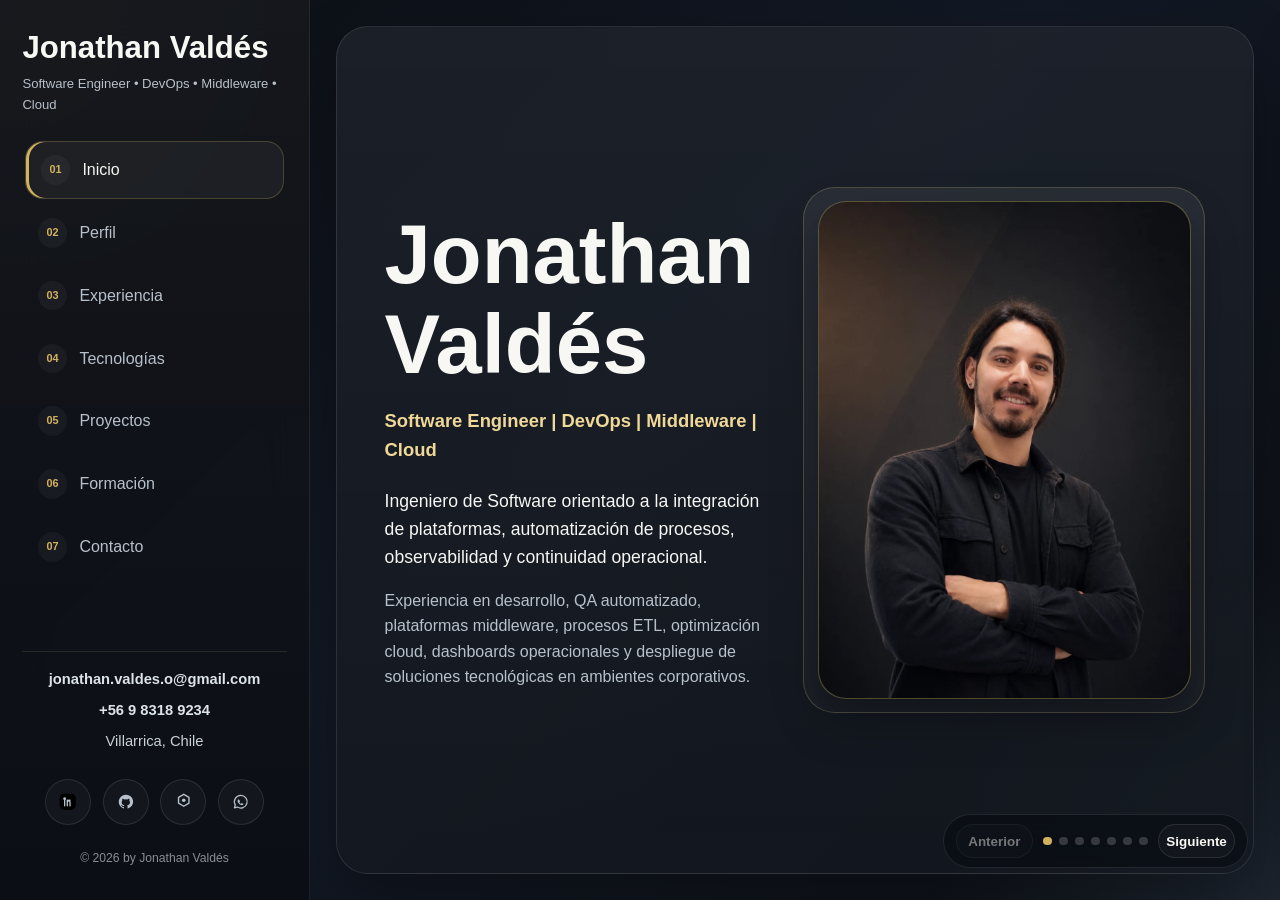
<file: cv/index.html>
<!DOCTYPE html>
<html lang="es">
  <head>
    <meta charset="UTF-8" />
    <meta name="viewport" content="width=device-width, initial-scale=1.0" />
    <title>Jonathan Valdés | Software Engineer • DevOps • Middleware • Cloud</title>
    <meta
      name="description"
      content="Portafolio profesional de Jonathan Valdés, Ingeniero de Software con experiencia en middleware, automatización, observabilidad, cloud, integración de sistemas y continuidad operacional."
    />
    <meta
      name="keywords"
      content="Jonathan Valdés, Software Engineer, Platform Engineer, Middleware, DevOps, Cloud, AWS, Azure, Python, Grafana, ETL, Observabilidad"
    />
    <meta property="og:title" content="Jonathan Valdés | Software Engineer • DevOps • Middleware • Cloud" />
    <meta
      property="og:description"
      content="Portafolio profesional orientado a Software Engineer, Platform Engineer, Middleware, DevOps, Cloud y DevSecOps."
    />
    <meta property="og:type" content="website" />
    <meta property="og:image" content="assets/hero-jonathan.jpg" />
    <meta name="theme-color" content="#0d1015" />
    <link rel="icon" href="assets/favicon.svg" type="image/svg+xml" />
    <link rel="preload" href="styles.css" as="style" />
    <link rel="stylesheet" href="styles.css" />
    <script src="assets/config.js"></script>
    <script defer src="script.js"></script>
  </head>
  <body>
    <a class="skip-link" href="#main-content">Ir al contenido principal</a>

    <div class="app-shell">
      <aside class="sidebar" id="sidebar" aria-label="Navegación principal">
        <div class="sidebar-inner">
          <a class="brand" href="#inicio" data-slide-target="inicio" aria-label="Ir al inicio">
            <strong class="brand-title">Jonathan Valdés</strong>
            <span class="brand-subtitle">Software Engineer • DevOps • Middleware • Cloud</span>
          </a>

          <nav class="sidebar-nav">
            <ul class="nav-links">
              <li><a href="#inicio" data-slide-target="inicio"><span>01</span>Inicio</a></li>
              <li><a href="#perfil" data-slide-target="perfil"><span>02</span>Perfil</a></li>
              <li><a href="#experiencia" data-slide-target="experiencia"><span>03</span>Experiencia</a></li>
              <li><a href="#stack" data-slide-target="stack"><span>04</span>Tecnologías</a></li>
              <li><a href="#proyectos" data-slide-target="proyectos"><span>05</span>Proyectos</a></li>
              <li><a href="#formacion" data-slide-target="formacion"><span>06</span>Formación</a></li>
              <li><a href="#contacto" data-slide-target="contacto"><span>07</span>Contacto</a></li>
            </ul>
          </nav>

          <div class="sidebar-contact">
            <a class="sidebar-contact-link" href="mailto:jonathan.valdes.o@gmail.com">jonathan.valdes.o@gmail.com</a>
            <a class="sidebar-contact-link" href="tel:+56983189234">+56 9 8318 9234</a>
            <div class="sidebar-contact-line">Villarrica, Chile</div>
          </div>

          <div class="sidebar-social" aria-label="Redes profesionales">
            <a
              class="sidebar-social-link"
              href="https://www.linkedin.com/in/jonathanvaldesosorio"
              target="_blank"
              rel="noopener noreferrer"
              aria-label="LinkedIn"
            >
              <svg viewBox="0 0 24 24" aria-hidden="true" focusable="false">
                <rect x="2" y="2" width="20" height="20" rx="6"></rect>
                <path d="M8.2 10.1V17M8.2 7.4a.95.95 0 1 0 0 1.9.95.95 0 0 0 0-1.9ZM11.4 17v-3.9c0-1.3.7-2.1 1.8-2.1 1 0 1.6.7 1.6 2V17M11.4 10.1V17M14.8 10c-1.2 0-2 .6-2.5 1.3v-1.2" fill="none" stroke="currentColor" stroke-width="1.6" stroke-linecap="round" stroke-linejoin="round"></path>
              </svg>
            </a>
            <a
              class="sidebar-social-link"
              href="https://github.com/fraactal"
              target="_blank"
              rel="noopener noreferrer"
              aria-label="GitHub"
            >
              <svg viewBox="0 0 24 24" aria-hidden="true" focusable="false">
                <path d="M12 3.4a8.6 8.6 0 0 0-2.7 16.8c.4.1.5-.2.5-.4v-1.5c-2.1.5-2.5-.9-2.5-.9-.3-.8-.8-1.1-.8-1.1-.7-.5 0-.5 0-.5.8.1 1.2.8 1.2.8.7 1.1 1.9.8 2.3.6.1-.5.3-.8.5-1-1.7-.2-3.5-.8-3.5-3.7 0-.8.3-1.5.8-2-.1-.2-.4-1 .1-2.1 0 0 .7-.2 2.2.8a7.3 7.3 0 0 1 4 0c1.5-1 2.2-.8 2.2-.8.5 1.1.2 1.9.1 2.1.5.5.8 1.2.8 2 0 2.9-1.8 3.5-3.5 3.7.3.3.5.8.5 1.5v2.2c0 .2.1.5.5.4A8.6 8.6 0 0 0 12 3.4Z" fill="currentColor"></path>
              </svg>
            </a>
            <a
              class="sidebar-social-link"
              href="https://www.credly.com/users/jonathan-valdes-chile"
              target="_blank"
              rel="noopener noreferrer"
              aria-label="Credly"
            >
              <svg viewBox="0 0 24 24" aria-hidden="true" focusable="false">
                <polygon points="12,2.8 18.4,6.5 18.4,13.8 12,17.5 5.6,13.8 5.6,6.5" fill="none" stroke="currentColor" stroke-width="1.7" stroke-linejoin="round"></polygon>
                <circle cx="12" cy="10.2" r="2.2" fill="currentColor"></circle>
              </svg>
            </a>
            <a
              class="sidebar-social-link"
              href="https://wa.me/56983189234"
              target="_blank"
              rel="noopener noreferrer"
              aria-label="WhatsApp"
            >
              <svg viewBox="0 0 24 24" aria-hidden="true" focusable="false">
                <path d="M12 4.1a7.8 7.8 0 0 0-6.7 11.8l-1 3.5 3.6-.9A7.8 7.8 0 1 0 12 4.1Z" fill="none" stroke="currentColor" stroke-width="1.6" stroke-linejoin="round"></path>
                <path d="M9.4 8.9c-.2 0-.4.1-.5.3-.3.4-.8 1-.8 1.8 0 .8.5 1.7.6 1.8.1.1 1.2 2 3 2.8 1.5.7 1.8.6 2.1.5.3-.1 1-.4 1.2-.8.1-.4.1-.7.1-.8-.1-.1-.3-.2-.6-.3l-1-.5c-.2-.1-.4-.1-.6.1l-.4.5c-.1.2-.4.2-.6.1-.6-.3-1.1-.7-1.5-1.3-.1-.2 0-.4.1-.5l.4-.4c.1-.2.2-.4.1-.6l-.4-1c-.1-.2-.3-.7-.7-.7Z" fill="currentColor"></path>
              </svg>
            </a>
          </div>

          <a class="sidebar-signoff" href="#contacto" data-slide-target="contacto">© 2026 by Jonathan Valdés</a>

          <!--div class="sidebar-footer">
            <a
              class="button button-primary"
              href="assets/Jonathan_Valdes_2026.pdf"
              target="_blank"
              rel="noopener noreferrer"
              download
            >
              Descargar CV
            </a>
          </div-->
        </div>
      </aside>

      <div class="sidebar-overlay" id="sidebar-overlay" hidden></div>

      <main id="main-content" class="main-panel">
        <header class="mobile-topbar">
          <button
            class="menu-toggle"
            id="menu-toggle"
            type="button"
            aria-expanded="false"
            aria-controls="sidebar"
            aria-label="Abrir menú lateral"
          >
            <span></span>
            <span></span>
            <span></span>
          </button>
          <div class="mobile-topbar-copy">
            <strong>Jonathan Valdés</strong>
            <span>Software Engineer • DevOps • Middleware • Cloud</span>
          </div>
        </header>

        <div class="slides-shell">
          <div class="slides-track" id="slides-track">
            <section class="slide slide-hero" id="inicio" data-slide="inicio" aria-labelledby="hero-title">
              <div class="slide-frame hero-layout">
                <div class="hero-copy">
                  <h1 id="hero-title">Jonathan Valdés</h1>
                  <p class="hero-role">Software Engineer | DevOps | Middleware | Cloud</p>
                  <p class="hero-lead">
                    Ingeniero de Software orientado a la integración de plataformas,
                    automatización de procesos, observabilidad y continuidad operacional.
                  </p>
                  <p class="hero-support">
                    Experiencia en desarrollo, QA automatizado, plataformas middleware,
                    procesos ETL, optimización cloud, dashboards operacionales y despliegue
                    de soluciones tecnológicas en ambientes corporativos.
                  </p>
                </div>

                <aside class="hero-visual" aria-label="Fotografía profesional">
                  <div class="hero-photo-card">
                    <picture class="hero-photo">
                      <source srcset="assets/hero-jonathan.webp" type="image/webp" />
                      <img
                        src="assets/hero-jonathan.jpg"
                        alt="Retrato profesional de Jonathan Valdés"
                        width="600"
                        height="800"
                        loading="eager"
                        fetchpriority="high"
                        decoding="async"
                      />
                    </picture>
                  </div>
                </aside>
              </div>
            </section>

            <section class="slide" id="perfil" data-slide="perfil" aria-labelledby="perfil-title">
              <div class="slide-frame">
                <div class="section-intro section-intro-compact">
                  <h2 id="perfil-title">Sobre mí</h2>
                </div>

                <article class="vision-panel vision-panel-inline" aria-labelledby="vision-title">
                  <span class="vision-quote-mark" aria-hidden="true">“</span>
                  <h3 id="vision-title">Visión</h3>
                  <p>
                    “Proyectarme hacia roles de mayor responsabilidad técnica, combinando desarrollo, automatización, cloud, observabilidad y seguridad para construir soluciones confiables, sostenibles y con impacto real en la operación y evolución de los negocios.”
                  </p>
                </article>

                <div class="profile-layout">
                  <article class="panel panel-feature">
                    <p>
                      Soy Ingeniero de Software con experiencia en desarrollo de soluciones,
                      administración de plataformas middleware, automatización de procesos,
                      observabilidad y entornos cloud. He participado en iniciativas de
                      continuidad operacional, migración de datos, optimización de recursos,
                      implementación de dashboards y automatización de pruebas en ambientes corporativos.
                    </p>
                    <p>
                      Aporto una mirada integral para analizar problemas técnicos, proponer
                      mejoras sostenibles y participar en equipos donde se requiera integrar
                      desarrollo, operación, calidad y seguridad. Me caracterizo por un enfoque
                      metódico, capacidad de adaptación, orientación a resultados y disposición
                      para asumir desafíos técnicos de mayor complejidad.
                    </p>
                  </article>

                  <div class="benefit-list">
                    <article class="benefit-card">
                      <h3>Análisis y resolución</h3>
                      <p>Análisis estructurado de incidentes, cuellos de botella y problemas técnicos con foco en continuidad operacional.</p>
                    </article>
                    <article class="benefit-card">
                      <h3>Automatización operativa</h3>
                      <p>Implementación de automatizaciones orientadas a reducir trabajo manual, errores repetitivos y tiempos de respuesta.</p>
                    </article>
                    <article class="benefit-card">
                      <h3>Visión integral</h3>
                      <p>Capacidad para integrar desarrollo, plataformas, observabilidad y aseguramiento de calidad en iniciativas técnicas.</p>
                    </article>
                  </div>
                </div>
              </div>
            </section>

            <section class="slide" id="experiencia" data-slide="experiencia" aria-labelledby="experiencia-title">
              <div class="slide-frame">
                <div class="section-intro section-intro-compact">
                  <h2 id="experiencia-title">Experiencia laboral</h2>
                  <p>Experiencia real en continuidad operacional, automatización, QA, middleware, observabilidad y soporte de plataformas corporativas.</p>
                </div>

                <div class="timeline">
                  <article class="timeline-card">
                    <div class="timeline-head">
                      <div>
                        <p class="timeline-period">Septiembre 2022 – Actualidad</p>
                        <h3>Ingeniero de Software / Middleware</h3>
                        <p class="timeline-company">Darts-TI / Cliente Walmart</p>
                      </div>
                      <span class="timeline-tag">Middleware &amp; Cloud</span>
                    </div>
                    <p class="timeline-summary">
                      Administración y continuidad operacional de plataforma de integraciones, con monitoreo de servidores Linux y Windows y foco en soluciones internas.
                    </p>
                    <div class="timeline-columns">
                      <div>
                        <h4>Responsabilidades</h4>
                        <ul class="bullet-list">
                          <li>Administración y continuidad operacional de plataformas de integración.</li>
                          <li>Monitoreo de servidores Linux y Windows.</li>
                          <li>Desarrollo de soluciones para métricas y KPIs mediante Grafana e InfluxDB.</li>
                          <li>Construcción de proceso ETL en Python para migración de datos desde AWS Bucket hacia Azure.</li>
                          <li>Participación en optimización cloud y reducción de recursos.</li>
                          <li>Apoyo en migración y decomiso de infraestructura legacy hacia ambientes cloud corporativos.</li>
                        </ul>
                      </div>
                      <div>
                        <h4>Logros destacados</h4>
                        <ul class="bullet-list bullet-list-accent">
                          <li>Dashboards y KPIs implementados en 6 áreas de la gerencia.</li>
                          <li>Automatización ETL en Python para integración y migración entre AWS y Azure.</li>
                          <li>Reducción aproximada de 30% en costos anuales de plataforma Azure.</li>
                        </ul>
                      </div>
                    </div>
                  </article>

                  <article class="timeline-card">
                    <div class="timeline-head">
                      <div>
                        <p class="timeline-period">Junio 2020 – Septiembre 2022</p>
                        <h3>Analista QA Automatizador</h3>
                        <p class="timeline-company">Base2 Ltda. / Cliente Banco de Chile</p>
                      </div>
                      <span class="timeline-tag">QA Automation</span>
                    </div>
                    <p class="timeline-summary">
                      Automatización de pruebas funcionales para aplicación Mi Pago en iOS y Android, junto con pruebas sobre microservicios y APIs REST.
                    </p>
                    <ul class="bullet-list">
                      <li>Automatización de pruebas funcionales en aplicaciones mobile.</li>
                      <li>Automatización de pruebas sobre microservicios y APIs REST.</li>
                      <li>Uso de Postman, Newman, Gherkin y enfoque BDD.</li>
                      <li>Construcción, refactorización y mantenimiento de scripts de automatización.</li>
                      <li>Gestión de backlog, ramas de desarrollo, análisis de ejecución y documentación de certificación.</li>
                    </ul>
                  </article>

                  <article class="timeline-card">
                    <div class="timeline-head">
                      <div>
                        <p class="timeline-period">Mayo 2018 – Junio 2020</p>
                        <h3>Analista QA Agile</h3>
                        <p class="timeline-company">3IT / Cliente Banco de Chile</p>
                      </div>
                      <span class="timeline-tag">Quality Assurance</span>
                    </div>
                    <p class="timeline-summary">
                      Validación de aplicaciones web y mobile, definición de casos de prueba y línea base para automatización.
                    </p>
                    <ul class="bullet-list">
                      <li>Automatización con Selenium y Java.</li>
                      <li>Pruebas de carga con JMeter.</li>
                      <li>Revisión de frontend, servicios, bases de datos y logs.</li>
                      <li>Gestión de evidencias y documentación de certificación.</li>
                      <li>Uso de Jira, Zephyr y ALM.</li>
                    </ul>
                  </article>

                  <article class="timeline-card">
                    <div class="timeline-head">
                      <div>
                        <p class="timeline-period">Noviembre 2014 – Abril 2018</p>
                        <h3>Desarrollador</h3>
                        <p class="timeline-company">CasChile S.A. de I.</p>
                      </div>
                      <span class="timeline-tag">Desarrollo</span>
                    </div>
                    <p class="timeline-summary">
                      Desarrollo y mantenimiento de sistemas de gestión pública para áreas de tránsito y asistencia social de municipalidades de Chile.
                    </p>
                    <ul class="bullet-list">
                      <li>Análisis de requerimientos.</li>
                      <li>Modelado de datos.</li>
                      <li>Diseño de casos de uso y prototipos.</li>
                      <li>Desarrollo y mantenimiento de software.</li>
                      <li>Testing y documentación.</li>
                    </ul>
                  </article>
                </div>
              </div>
            </section>

            <section class="slide" id="stack" data-slide="stack" aria-labelledby="stack-title">
              <div class="slide-frame">
                <div class="section-intro section-intro-compact">
                  <h2 id="stack-title">Tecnologías clave</h2>
                </div>

                <div class="stack-grid">
                  <article class="stack-card">
                    <h3>Plataformas e infraestructura</h3>
                    <div class="tag-group">
                      <span class="tag">Linux</span><span class="tag">Windows Server</span><span class="tag">Docker</span>
                      <span class="tag">Kubernetes</span><span class="tag">Git</span><span class="tag">Bitbucket</span>
                      <span class="tag">Terraform</span><span class="tag">IaC</span>
                    </div>
                  </article>
                  <article class="stack-card">
                    <h3>Desarrollo e integración</h3>
                    <div class="tag-group">
                      <span class="tag">Python</span><span class="tag">Bash</span><span class="tag">Java</span>
                      <span class="tag">JavaScript</span><span class="tag">HTML/CSS</span><span class="tag">React</span>
                      <span class="tag">FastAPI</span><span class="tag">Flutter</span><span class="tag">APIs REST</span>
                    </div>
                  </article>
                  <article class="stack-card">
                    <h3>Bases de datos</h3>
                    <div class="tag-group">
                      <span class="tag">PostgreSQL</span><span class="tag">MySQL</span><span class="tag">SQL Server</span>
                      <span class="tag">Oracle</span>
                    </div>
                  </article>
                  <article class="stack-card">
                    <h3>Automatización QA</h3>
                    <div class="tag-group">
                      <span class="tag">Selenium</span><span class="tag">Appium</span><span class="tag">Postman</span>
                      <span class="tag">Newman</span><span class="tag">Gherkin</span><span class="tag">BDD</span>
                      <span class="tag">JMeter</span><span class="tag">Zephyr</span><span class="tag">ALM</span>
                    </div>
                  </article>
                  <article class="stack-card">
                    <h3>DevOps y entrega continua</h3>
                    <div class="tag-group">
                      <span class="tag">Jenkins</span><span class="tag">Bamboo</span><span class="tag">Bitbucket</span>
                      <span class="tag">Git</span><span class="tag">CI/CD</span><span class="tag">Jira</span><span class="tag">Confluence</span>
                    </div>
                  </article>
                  <article class="stack-card">
                    <h3>Observabilidad</h3>
                    <div class="tag-group">
                      <span class="tag">Grafana</span><span class="tag">InfluxDB</span><span class="tag">Loki</span>
                      <span class="tag">Prometheus</span><span class="tag">Telegraf</span>
                    </div>
                  </article>
                  <article class="stack-card">
                    <h3>Cloud</h3>
                    <div class="tag-group">
                      <span class="tag">AWS Cloud Foundations</span>
                      <span class="tag">AWS Cloud Architecture</span><span class="tag">Azure Fundamentals</span>
                    </div>
                  </article>
                  <article class="stack-card">
                    <h3>DevSecOps</h3>
                    <div class="tag-group">
                      <span class="tag">SonarCloud</span><span class="tag">Trivy</span><span class="tag">OWASP Dependency Check</span>
                      <span class="tag">Snyk</span><span class="tag">SAST</span><span class="tag">SCA</span><span class="tag">Quality Gates</span>
                    </div>
                  </article>
                  <article class="stack-card">
                    <h3>Metodologías</h3>
                    <div class="tag-group">
                      <span class="tag">Scrum</span><span class="tag">Kanban</span><span class="tag">Metodologías ágiles</span>
                      <span class="tag">Documentación técnica</span>
                    </div>
                  </article>
                </div>
              </div>
            </section>

            <section class="slide" id="proyectos" data-slide="proyectos" aria-labelledby="proyectos-title">
              <div class="slide-frame">
                <div class="section-intro section-intro-compact">
                  <h2 id="proyectos-title">Proyectos 2025 - 2026</h2>
                </div>

                <div class="project-grid">
                  <article class="project-card premium-card">
                    <div class="project-top">
                      <div>
                        <h3>Stack de observabilidad operacional</h3>
                      </div>
                      <span class="status-pill">Monitoreo</span>
                    </div>
                    <dl class="project-breakdown">
                      <div><dt>Contexto</dt><dd>Necesidad de monitoreo y trazabilidad para plataformas técnicas.</dd></div>
                      <div><dt>Problema</dt><dd>Falta de visibilidad centralizada sobre indicadores, eventos y comportamiento operacional.</dd></div>
                      <div><dt>Solución</dt><dd>Implementación de un stack de observabilidad para métricas, logs y monitoreo.</dd></div>
                      <div><dt>Tecnologías</dt><dd>Grafana, InfluxDB, Prometheus, Loki y Telegraf.</dd></div>
                      <div><dt>Resultado</dt><dd>Mayor visibilidad operacional y soporte a decisiones técnicas mediante KPIs y dashboards.</dd></div>
                    </dl>
                  </article>

                  <article class="project-card premium-card">
                    <div class="project-top">
                      <div>
                        <h3>Automatización ETL y migración de datos</h3>
                      </div>
                      <span class="status-pill">Integración</span>
                    </div>
                    <dl class="project-breakdown">
                      <div><dt>Contexto</dt><dd>Procesos de integración y traslado de datos entre plataformas cloud.</dd></div>
                      <div><dt>Problema</dt><dd>Necesidad de mover información de forma controlada, trazable y con manejo de errores.</dd></div>
                      <div><dt>Solución</dt><dd>Automatización de proceso ETL en Python con procesamiento de archivos JSONL, validaciones y control de errores.</dd></div>
                      <div><dt>Tecnologías</dt><dd>Python, ETL, JSONL, AWS, Azure, Bash y scripting.</dd></div>
                      <div><dt>Resultado</dt><dd>Migraciones más repetibles, trazables y seguras para el equipo operativo.</dd></div>
                    </dl>
                  </article>

                  <article class="project-card premium-card">
                    <div class="project-top">
                      <div>
                        <h3>Laboratorio DevSecOps</h3>
                      </div>
                      <span class="status-pill">Seguridad</span>
                    </div>
                    <dl class="project-breakdown">
                      <div><dt>Contexto</dt><dd>Necesidad de incorporar controles de seguridad al flujo de desarrollo.</dd></div>
                      <div><dt>Problema</dt><dd>Falta de análisis automatizado de código, dependencias e imágenes Docker.</dd></div>
                      <div><dt>Solución</dt><dd>Implementación de controles SAST, SCA, análisis de imágenes y quality gates dentro de pipelines.</dd></div>
                      <div><dt>Tecnologías</dt><dd>SonarCloud, Trivy, OWASP Dependency Check, Snyk, Docker y CI/CD.</dd></div>
                      <div><dt>Resultado</dt><dd>Base técnica para aplicar prácticas DevSecOps en proyectos reales.</dd></div>
                    </dl>
                  </article>

                  <article class="project-card premium-card">
                    <div class="project-top">
                      <div>
                        <h3>Plataforma web de sustentabilidad</h3>
                      </div>
                      <span class="status-pill">Web</span>
                    </div>
                    <dl class="project-breakdown">
                      <div><dt>Contexto</dt><dd>Construcción de una plataforma web moderna para un proyecto de sustentabilidad.</dd></div>
                      <div><dt>Problema</dt><dd>Necesidad de centralizar información, cálculos y reportes en una solución mantenible.</dd></div>
                      <div><dt>Solución</dt><dd>Implementación de plataforma web con frontend, backend, base de datos, contenedores e infraestructura cloud.</dd></div>
                      <div><dt>Tecnologías</dt><dd>FastAPI, React, PostgreSQL, Docker Compose, AWS y Terraform.</dd></div>
                      <div><dt>Resultado</dt><dd>Base funcional para gestión de información, reportes y crecimiento progresivo de la plataforma.</dd></div>
                    </dl>
                  </article>

                  <article class="project-card premium-card project-card-featured">
                    <div class="project-top">
                      <div class="project-title-row">
                        <h3>Cofundador / Vesta ESG</h3>
                        <a
                          class="project-inline-link"
                          href="https://app.beta.vesta-esg.com"
                          target="_blank"
                          rel="noopener noreferrer"
                        >
                          app.beta.vesta-esg.com
                        </a>
                      </div>
                      <span class="status-pill">SaaS</span>
                    </div>
                    <dl class="project-breakdown">
                      <div><dt>Contexto</dt><dd>Plataforma orientada al cálculo de huella de carbono, gestión de consumos y automatización de reportes ESG.</dd></div>
                      <div><dt>Problema</dt><dd>Las organizaciones requieren herramientas simples para registrar información ambiental, consolidar datos y generar reportes de sostenibilidad.</dd></div>
                      <div><dt>Solución</dt><dd>Desarrollo de una plataforma para cálculo de huella de carbono, gestión de consumos, organización por proyectos/campus y generación de reportes ESG.</dd></div>
                      <div><dt>Tecnologías</dt><dd>FastAPI, React, PostgreSQL, Docker, AWS, Terraform, CI/CD y herramientas de observabilidad.</dd></div>
                      <div><dt>Resultado</dt><dd>Proyecto de emprendimiento tecnológico con foco en sostenibilidad, automatización de reportes y evolución hacia una plataforma SaaS.</dd></div>
                    </dl>
                  </article>
                </div>
              </div>
            </section>

            <section class="slide" id="formacion" data-slide="formacion" aria-labelledby="formacion-title">
              <div class="slide-frame">
                <div class="section-intro section-intro-compact">
                  <h2 id="formacion-title">Formación y certificaciones</h2>
                </div>

                <div class="education-groups">
                  <section class="education-group" aria-labelledby="formacion-academica-title">
                    <div class="education-group-head">
                      <h3 id="formacion-academica-title">Formación académica</h3>
                    </div>
                    <div class="education-grid education-grid-balanced">
                      <article class="education-card">
                        <h4>Analista Programador</h4>
                        <p>Instituto Profesional INACAP</p>
                        <span class="status-pill">2019 – 2021 • Titulado</span>
                      </article>
                      <article class="education-card">
                        <h4>Analista Programador Computacional</h4>
                        <p>Instituto Profesional DUOC UC</p>
                        <span class="status-pill">2010 – 2014 • Estudios incompletos</span>
                      </article>
                    </div>
                  </section>

                  <section class="education-group" aria-labelledby="diplomados-title">
                    <div class="education-group-head">
                      <h3 id="diplomados-title">Diplomados</h3>
                    </div>
                    <div class="education-grid education-grid-balanced">
                      <article class="education-card">
                        <h4>Diplomado en DevSecOps</h4>
                        <p>USACH</p>
                        <span class="status-pill">2025 – 2026</span>
                      </article>
                    </div>
                  </section>

                  <section class="education-group" aria-labelledby="cursos-title">
                    <div class="education-group-head">
                      <h3 id="cursos-title">Cursos y formación complementaria</h3>
                    </div>
                    <div class="education-grid education-grid-balanced">
                      <article class="education-card">
                        <h4>AWS Cloud Foundations CLF-C02</h4>
                        <p>AWS Academy</p>
                      </article>
                      <article class="education-card">
                        <h4>AWS Cloud Architecture SAA-C03</h4>
                        <p>AWS Academy</p>
                      </article>
                      <article class="education-card">
                        <h4>Azure Fundamentals AZ900</h4>
                        <p>Plataforma Udemy</p>
                      </article>
                      <article class="education-card">
                        <h4>Metodología Ágil Scrum</h4>
                        <p>Certiprof</p>
                      </article>
                    </div>
                  </section>

                </div>
              </div>
            </section>

            <section class="slide" id="contacto" data-slide="contacto" aria-labelledby="contacto-title">
              <div class="slide-frame">
                <div class="section-intro section-intro-compact">
                  <p class="eyebrow">Contacto</p>
                  <h2 id="contacto-title">Hablemos de tu próximo proyecto</h2>
                  <p>Disponible para oportunidades profesionales, proyectos de desarrollo, automatización, observabilidad, cloud e integración de plataformas.</p>
                </div>

                <div class="contact-grid contact-grid-compact">
                  <article class="panel contact-form-card contact-form-card-full">
                    <form class="contact-form contact-form-compact" id="contact-form" novalidate>
                      <div class="contact-form-grid">
                        <div class="form-field">
                          <label for="contact-name">Nombre</label>
                          <input id="contact-name" name="name" type="text" autocomplete="name" required />
                        </div>

                        <div class="form-field">
                          <label for="contact-email">Email</label>
                          <input id="contact-email" name="email" type="email" autocomplete="email" required />
                        </div>

                        <div class="form-field">
                          <label for="contact-phone">Teléfono opcional</label>
                          <input id="contact-phone" name="phone" type="tel" autocomplete="tel" />
                        </div>

                        <div class="form-field">
                          <label for="contact-service">Motivo de contacto</label>
                          <select id="contact-service" name="service" required>
                            <option value="">Selecciona una opción</option>
                            <option value="Oportunidad laboral">Oportunidad laboral</option>
                            <option value="Proyecto tecnológico">Proyecto tecnológico</option>
                            <option value="Consultoría técnica">Consultoría técnica</option>
                            <option value="Colaboración">Colaboración</option>
                            <option value="Otro">Otro</option>
                          </select>
                        </div>

                        <div class="form-field form-field-message">
                          <label for="contact-message">Mensaje</label>
                          <textarea id="contact-message" name="message" rows="4" maxlength="2000" required></textarea>
                        </div>
                      </div>

                      <div class="form-field form-field-honeypot" aria-hidden="true">
                        <label for="contact-company">Empresa</label>
                        <input id="contact-company" name="company" type="text" tabindex="-1" autocomplete="off" />
                      </div>

                      <label class="form-consent">
                        <input id="contact-consent" name="consent" type="checkbox" required />
                        <span>Acepto que mis datos sean utilizados para responder este contacto profesional.</span>
                      </label>

                      <div class="contact-actions contact-actions-single">
                        <button class="button button-primary" id="contact-submit" type="submit">Enviar mensaje</button>
                      </div>

                      <p class="contact-status" id="contact-status" role="status" aria-live="polite"></p>
                    </form>
                  </article>
                </div>
              </div>
            </section>
          </div>
        </div>

        <div class="floating-controls" aria-label="Controles de navegación entre secciones">
          <button class="control-button" id="prev-slide" type="button" aria-label="Sección anterior">Anterior</button>
          <div class="carousel-indicators" id="carousel-indicators" aria-hidden="true"></div>
          <button class="control-button" id="next-slide" type="button" aria-label="Siguiente sección">Siguiente</button>
        </div>
      </main>
    </div>
  </body>
</html>
</file>
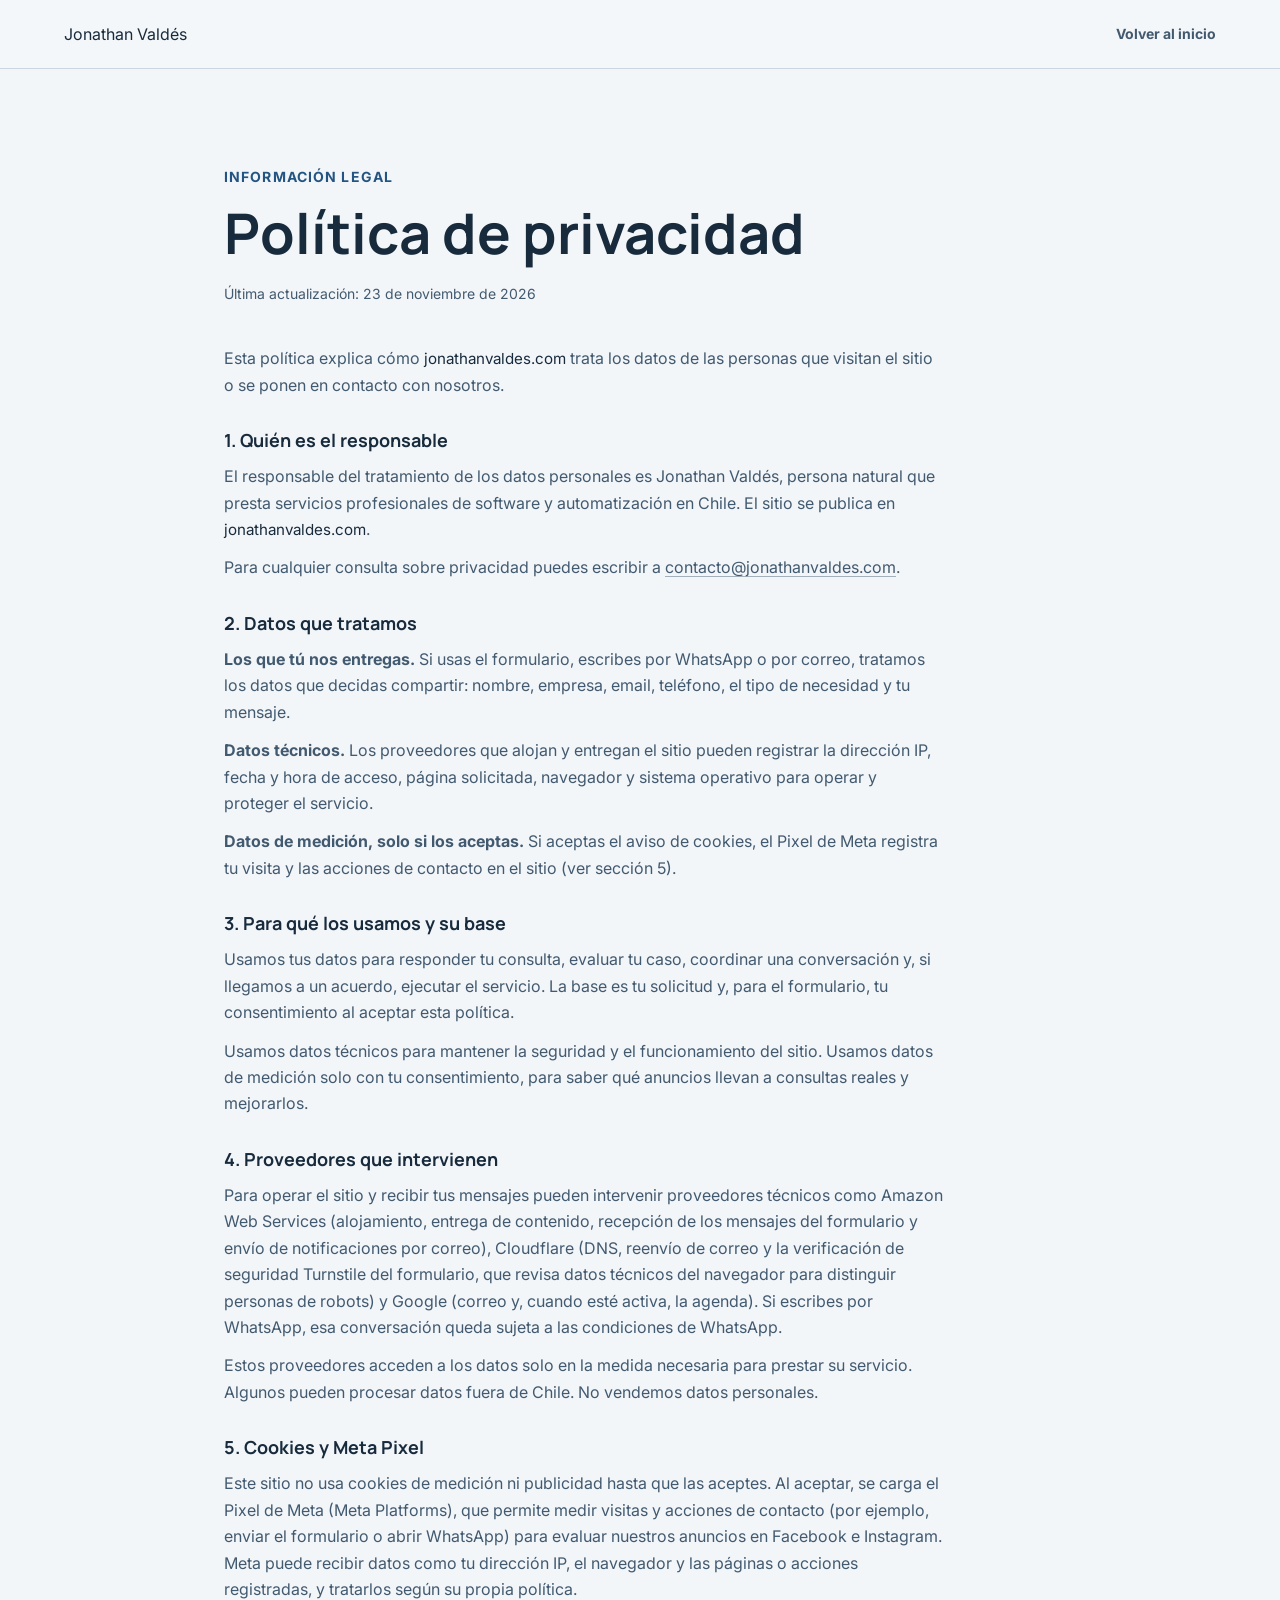
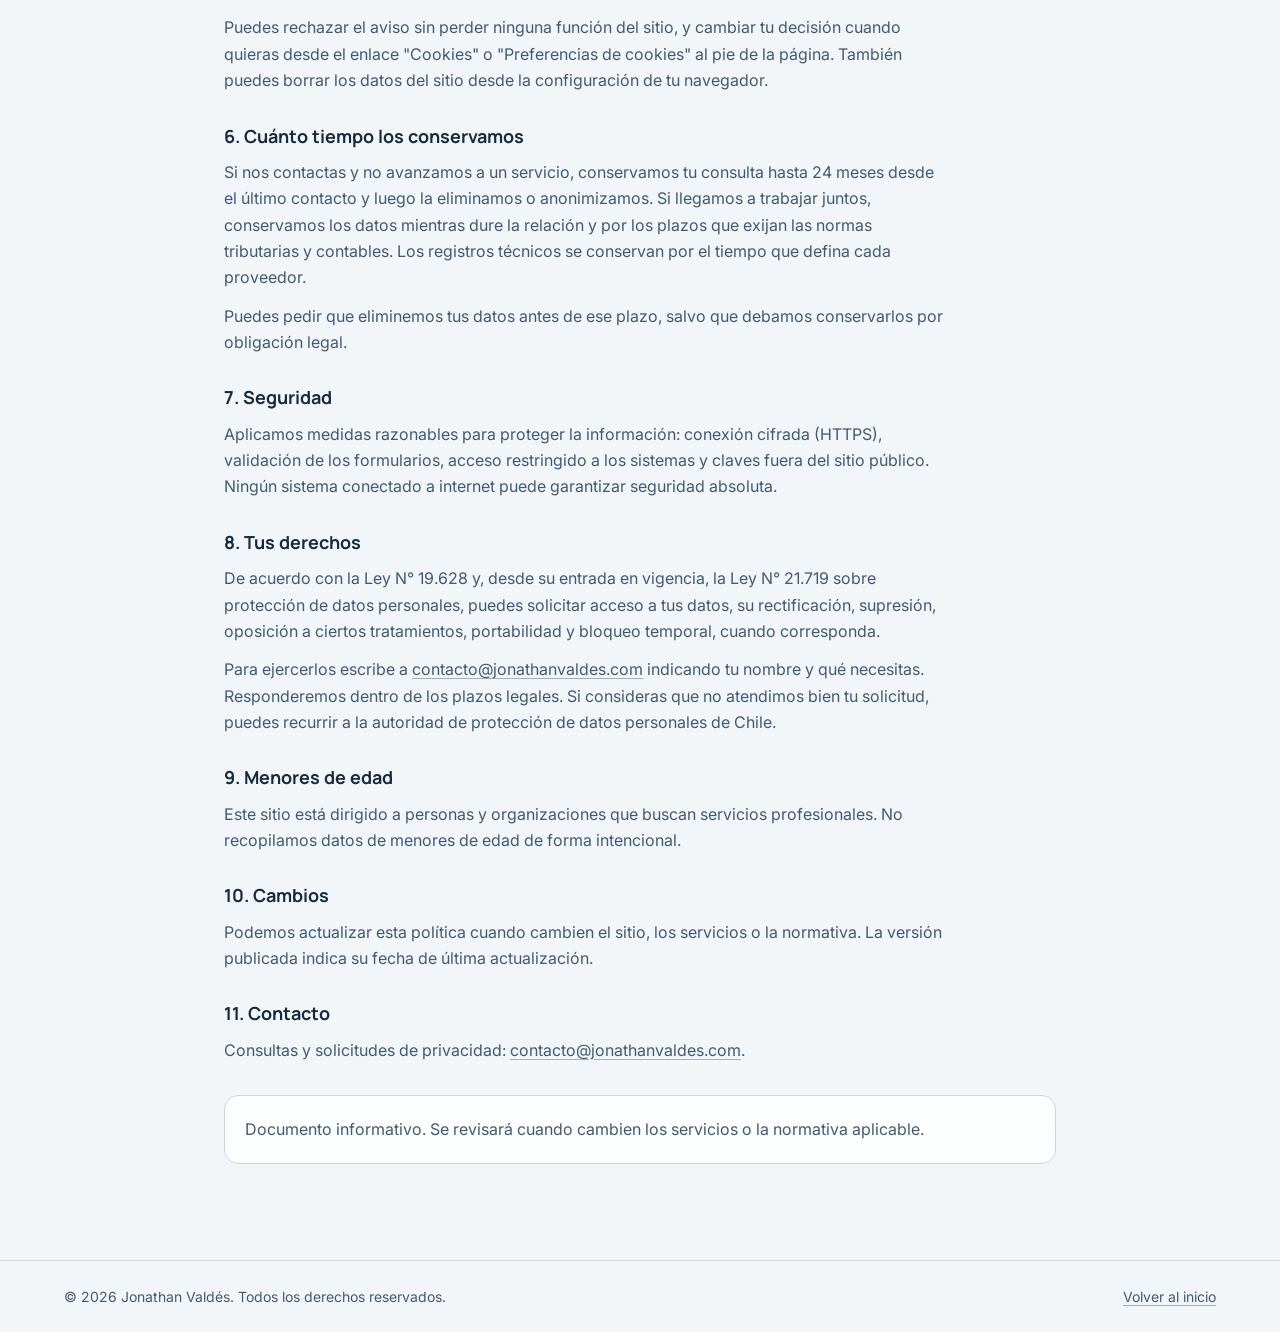
<file: privacidad/index.html>
<!doctype html>
<html lang="es">
  <head>
    <meta charset="utf-8">
    <meta name="viewport" content="width=device-width, initial-scale=1">
    <title>Política de Privacidad | Jonathan Valdés</title>
    <link rel="icon" href="../assets/images/favicon.svg" type="image/svg+xml">
    <meta name="description" content="Política de privacidad de jonathanvaldes.com: qué datos tratamos, para qué, con qué proveedores, cookies y Meta Pixel, y cómo ejercer tus derechos.">
    <meta name="color-scheme" content="light">
    <meta name="theme-color" content="#F3F6F9">
    <meta name="robots" content="index, follow">
    <link rel="canonical" href="https://jonathanvaldes.com/privacidad">
    <link rel="preconnect" href="https://fonts.googleapis.com">
    <link rel="preconnect" href="https://fonts.gstatic.com" crossorigin>
    <link href="https://fonts.googleapis.com/css2?family=Inter:wght@400;500;600&family=Manrope:wght@600;700&display=swap" rel="stylesheet">
    <link rel="stylesheet" href="../assets/css/styles.css?v=071">
    <script src="../assets/js/consent.js?v=s01" defer></script>
  </head>
  <body class="legal-page">
    <a class="skip-link" href="#main-content">Saltar al contenido principal</a>
    <header class="legal-header"><div class="container legal-header__inner"><a class="site-brand" href="/" aria-label="Volver al inicio">Jonathan Valdés</a><a class="legal-header__back" href="/">Volver al inicio</a></div></header>
    <main id="main-content" class="legal-main">
      <article class="container legal-document">
        <p class="legal-document__eyebrow">Información legal</p>
        <h1>Política de privacidad</h1>
        <p class="legal-document__updated">Última actualización: 23 de noviembre de 2026</p>
        <div class="legal-document__body">
          <p>Esta política explica cómo <code>jonathanvaldes.com</code> trata los datos de las personas que visitan el sitio o se ponen en contacto con nosotros.</p>
          <section aria-labelledby="privacy-identity"><h2 id="privacy-identity">1. Quién es el responsable</h2><p>El responsable del tratamiento de los datos personales es Jonathan Valdés, persona natural que presta servicios profesionales de software y automatización en Chile. El sitio se publica en <code>jonathanvaldes.com</code>.</p><p>Para cualquier consulta sobre privacidad puedes escribir a <a href="mailto:contacto@jonathanvaldes.com">contacto@jonathanvaldes.com</a>.</p></section>
          <section aria-labelledby="privacy-data"><h2 id="privacy-data">2. Datos que tratamos</h2><p><strong>Los que tú nos entregas.</strong> Si usas el formulario, escribes por WhatsApp o por correo, tratamos los datos que decidas compartir: nombre, empresa, email, teléfono, el tipo de necesidad y tu mensaje.</p><p><strong>Datos técnicos.</strong> Los proveedores que alojan y entregan el sitio pueden registrar la dirección IP, fecha y hora de acceso, página solicitada, navegador y sistema operativo para operar y proteger el servicio.</p><p><strong>Datos de medición, solo si los aceptas.</strong> Si aceptas el aviso de cookies, el Pixel de Meta registra tu visita y las acciones de contacto en el sitio (ver sección 5).</p></section>
          <section aria-labelledby="privacy-purpose"><h2 id="privacy-purpose">3. Para qué los usamos y su base</h2><p>Usamos tus datos para responder tu consulta, evaluar tu caso, coordinar una conversación y, si llegamos a un acuerdo, ejecutar el servicio. La base es tu solicitud y, para el formulario, tu consentimiento al aceptar esta política.</p><p>Usamos datos técnicos para mantener la seguridad y el funcionamiento del sitio. Usamos datos de medición solo con tu consentimiento, para saber qué anuncios llevan a consultas reales y mejorarlos.</p></section>
          <section aria-labelledby="privacy-providers"><h2 id="privacy-providers">4. Proveedores que intervienen</h2><p>Para operar el sitio y recibir tus mensajes pueden intervenir proveedores técnicos como Amazon Web Services (alojamiento, entrega de contenido, recepción de los mensajes del formulario y envío de notificaciones por correo), Cloudflare (DNS, reenvío de correo y la verificación de seguridad Turnstile del formulario, que revisa datos técnicos del navegador para distinguir personas de robots) y Google (correo y, cuando esté activa, la agenda). Si escribes por WhatsApp, esa conversación queda sujeta a las condiciones de WhatsApp.</p><p>Estos proveedores acceden a los datos solo en la medida necesaria para prestar su servicio. Algunos pueden procesar datos fuera de Chile. No vendemos datos personales.</p></section>
          <section aria-labelledby="privacy-cookies"><h2 id="privacy-cookies">5. Cookies y Meta Pixel</h2><p>Este sitio no usa cookies de medición ni publicidad hasta que las aceptes. Al aceptar, se carga el Pixel de Meta (Meta Platforms), que permite medir visitas y acciones de contacto (por ejemplo, enviar el formulario o abrir WhatsApp) para evaluar nuestros anuncios en Facebook e Instagram. Meta puede recibir datos como tu dirección IP, el navegador y las páginas o acciones registradas, y tratarlos según su propia política.</p><p>Puedes rechazar el aviso sin perder ninguna función del sitio, y cambiar tu decisión cuando quieras desde el enlace "Cookies" o "Preferencias de cookies" al pie de la página. También puedes borrar los datos del sitio desde la configuración de tu navegador.</p></section>
          <section aria-labelledby="privacy-retention"><h2 id="privacy-retention">6. Cuánto tiempo los conservamos</h2><p>Si nos contactas y no avanzamos a un servicio, conservamos tu consulta hasta 24 meses desde el último contacto y luego la eliminamos o anonimizamos. Si llegamos a trabajar juntos, conservamos los datos mientras dure la relación y por los plazos que exijan las normas tributarias y contables. Los registros técnicos se conservan por el tiempo que defina cada proveedor.</p><p>Puedes pedir que eliminemos tus datos antes de ese plazo, salvo que debamos conservarlos por obligación legal.</p></section>
          <section aria-labelledby="privacy-security"><h2 id="privacy-security">7. Seguridad</h2><p>Aplicamos medidas razonables para proteger la información: conexión cifrada (HTTPS), validación de los formularios, acceso restringido a los sistemas y claves fuera del sitio público. Ningún sistema conectado a internet puede garantizar seguridad absoluta.</p></section>
          <section aria-labelledby="privacy-rights"><h2 id="privacy-rights">8. Tus derechos</h2><p>De acuerdo con la Ley N° 19.628 y, desde su entrada en vigencia, la Ley N° 21.719 sobre protección de datos personales, puedes solicitar acceso a tus datos, su rectificación, supresión, oposición a ciertos tratamientos, portabilidad y bloqueo temporal, cuando corresponda.</p><p>Para ejercerlos escribe a <a href="mailto:contacto@jonathanvaldes.com">contacto@jonathanvaldes.com</a> indicando tu nombre y qué necesitas. Responderemos dentro de los plazos legales. Si consideras que no atendimos bien tu solicitud, puedes recurrir a la autoridad de protección de datos personales de Chile.</p></section>
          <section aria-labelledby="privacy-minors"><h2 id="privacy-minors">9. Menores de edad</h2><p>Este sitio está dirigido a personas y organizaciones que buscan servicios profesionales. No recopilamos datos de menores de edad de forma intencional.</p></section>
          <section aria-labelledby="privacy-changes"><h2 id="privacy-changes">10. Cambios</h2><p>Podemos actualizar esta política cuando cambien el sitio, los servicios o la normativa. La versión publicada indica su fecha de última actualización.</p></section>
          <section aria-labelledby="privacy-contact"><h2 id="privacy-contact">11. Contacto</h2><p>Consultas y solicitudes de privacidad: <a href="mailto:contacto@jonathanvaldes.com">contacto@jonathanvaldes.com</a>.</p></section>
          <aside class="legal-note" aria-label="Nota informativa"><p>Documento informativo. Se revisará cuando cambien los servicios o la normativa aplicable.</p></aside>
        </div>
      </article>
    </main>
    <footer class="legal-footer"><div class="container legal-footer__inner"><p>© 2026 Jonathan Valdés. Todos los derechos reservados.</p><button type="button" class="legal-footer__cookies" data-cookie-settings hidden>Preferencias de cookies</button><a href="/">Volver al inicio</a></div></footer>
  </body>
</html>
</file>
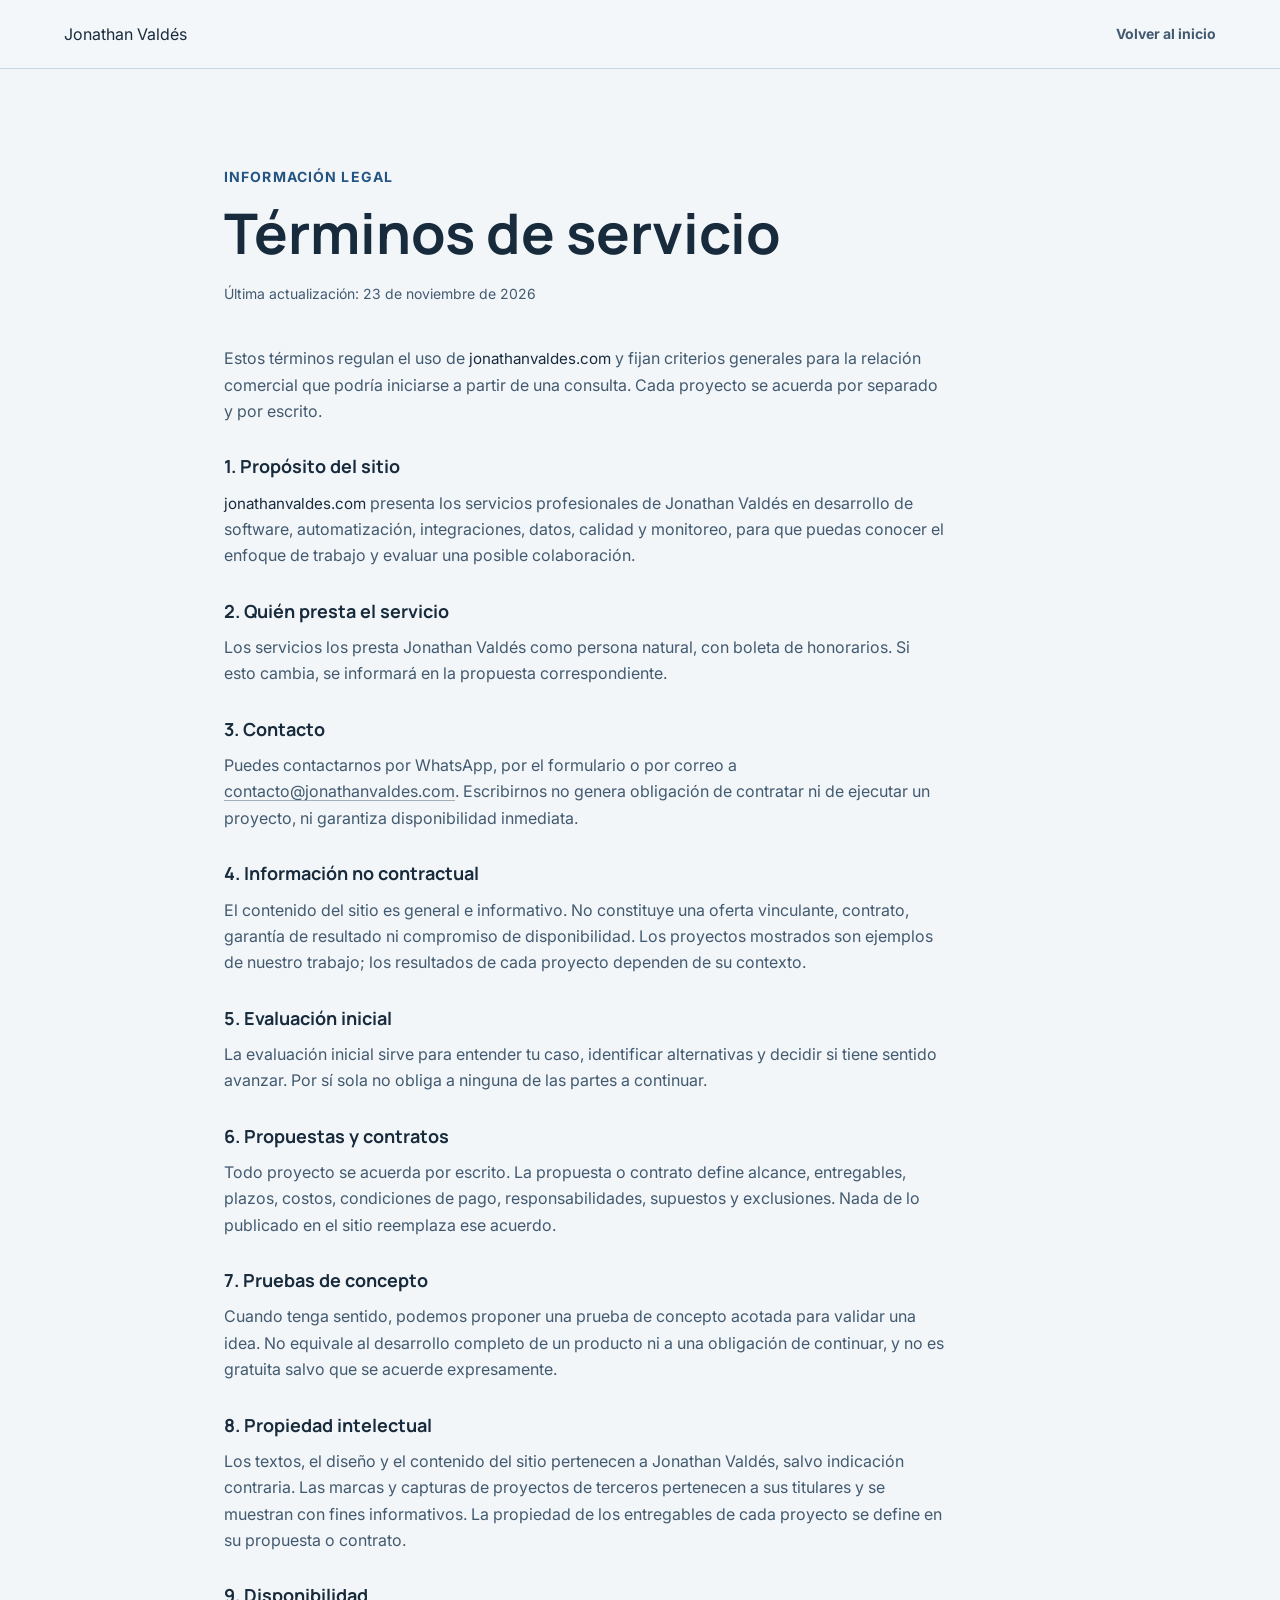
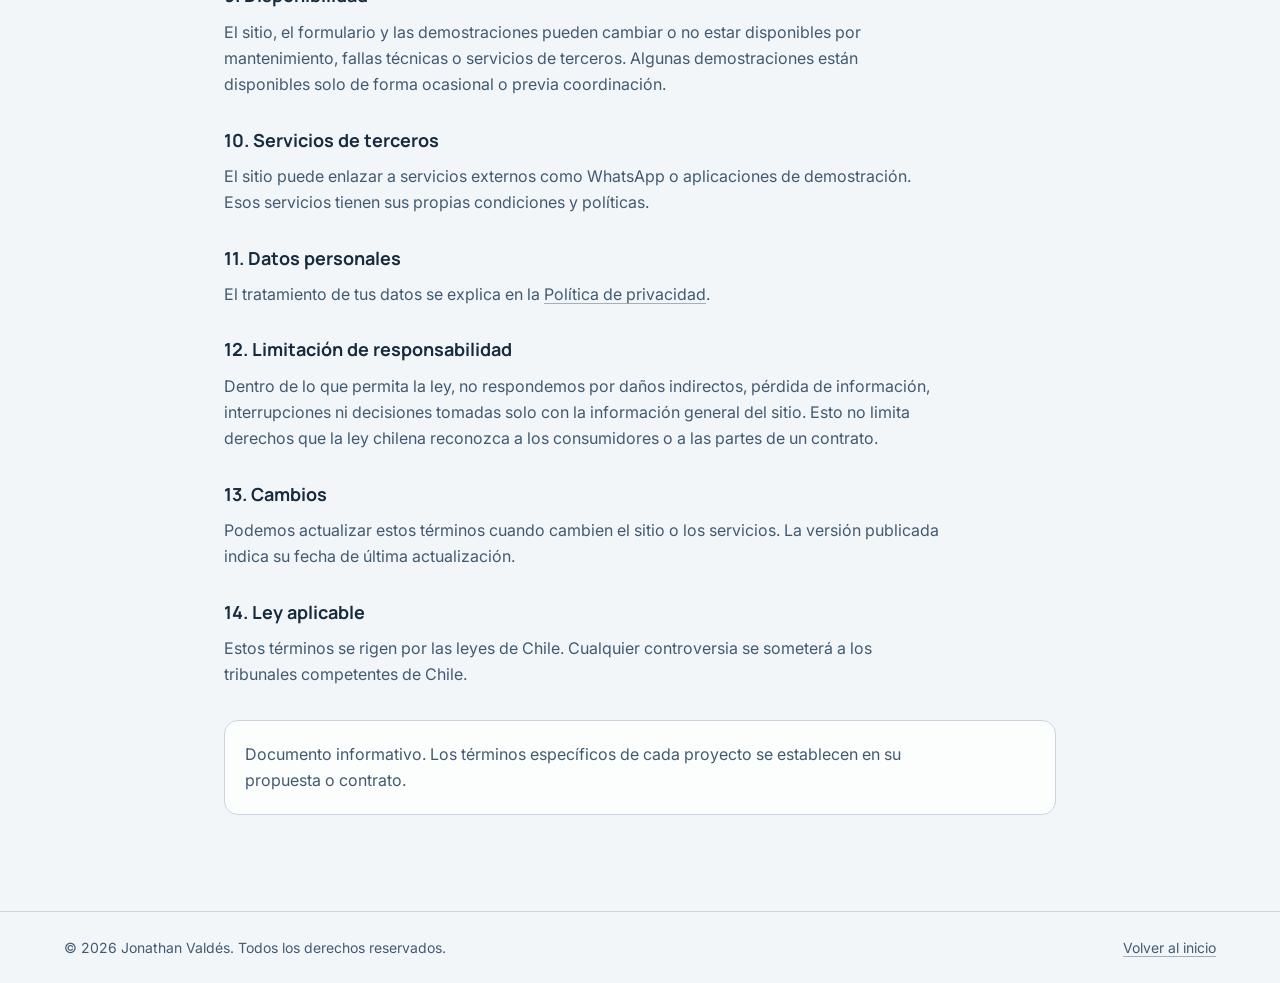
<file: terminos/index.html>
<!doctype html>
<html lang="es">
  <head>
    <meta charset="utf-8">
    <meta name="viewport" content="width=device-width, initial-scale=1">
    <title>Términos de servicio | Jonathan Valdés</title>
    <link rel="icon" href="../assets/images/favicon.svg" type="image/svg+xml">
    <meta name="description" content="Términos de servicio de jonathanvaldes.com: uso del sitio, evaluación inicial, propuestas, pruebas de concepto y propiedad intelectual.">
    <meta name="color-scheme" content="light">
    <meta name="theme-color" content="#F3F6F9">
    <meta name="robots" content="index, follow">
    <link rel="canonical" href="https://jonathanvaldes.com/terminos">
    <link rel="preconnect" href="https://fonts.googleapis.com">
    <link rel="preconnect" href="https://fonts.gstatic.com" crossorigin>
    <link href="https://fonts.googleapis.com/css2?family=Inter:wght@400;500;600&family=Manrope:wght@600;700&display=swap" rel="stylesheet">
    <link rel="stylesheet" href="../assets/css/styles.css?v=071">
    <script src="../assets/js/consent.js?v=s01" defer></script>
  </head>
  <body class="legal-page">
    <a class="skip-link" href="#main-content">Saltar al contenido principal</a>
    <header class="legal-header"><div class="container legal-header__inner"><a class="site-brand" href="/" aria-label="Volver al inicio">Jonathan Valdés</a><a class="legal-header__back" href="/">Volver al inicio</a></div></header>
    <main id="main-content" class="legal-main">
      <article class="container legal-document">
        <p class="legal-document__eyebrow">Información legal</p>
        <h1>Términos de servicio</h1>
        <p class="legal-document__updated">Última actualización: 23 de noviembre de 2026</p>
        <div class="legal-document__body">
          <p>Estos términos regulan el uso de <code>jonathanvaldes.com</code> y fijan criterios generales para la relación comercial que podría iniciarse a partir de una consulta. Cada proyecto se acuerda por separado y por escrito.</p>
          <section aria-labelledby="terms-purpose"><h2 id="terms-purpose">1. Propósito del sitio</h2><p><code>jonathanvaldes.com</code> presenta los servicios profesionales de Jonathan Valdés en desarrollo de software, automatización, integraciones, datos, calidad y monitoreo, para que puedas conocer el enfoque de trabajo y evaluar una posible colaboración.</p></section>
          <section aria-labelledby="terms-provider"><h2 id="terms-provider">2. Quién presta el servicio</h2><p>Los servicios los presta Jonathan Valdés como persona natural, con boleta de honorarios. Si esto cambia, se informará en la propuesta correspondiente.</p></section>
          <section aria-labelledby="terms-contact"><h2 id="terms-contact">3. Contacto</h2><p>Puedes contactarnos por WhatsApp, por el formulario o por correo a <a href="mailto:contacto@jonathanvaldes.com">contacto@jonathanvaldes.com</a>. Escribirnos no genera obligación de contratar ni de ejecutar un proyecto, ni garantiza disponibilidad inmediata.</p></section>
          <section aria-labelledby="terms-non-contractual"><h2 id="terms-non-contractual">4. Información no contractual</h2><p>El contenido del sitio es general e informativo. No constituye una oferta vinculante, contrato, garantía de resultado ni compromiso de disponibilidad. Los proyectos mostrados son ejemplos de nuestro trabajo; los resultados de cada proyecto dependen de su contexto.</p></section>
          <section aria-labelledby="terms-evaluation"><h2 id="terms-evaluation">5. Evaluación inicial</h2><p>La evaluación inicial sirve para entender tu caso, identificar alternativas y decidir si tiene sentido avanzar. Por sí sola no obliga a ninguna de las partes a continuar.</p></section>
          <section aria-labelledby="terms-proposals"><h2 id="terms-proposals">6. Propuestas y contratos</h2><p>Todo proyecto se acuerda por escrito. La propuesta o contrato define alcance, entregables, plazos, costos, condiciones de pago, responsabilidades, supuestos y exclusiones. Nada de lo publicado en el sitio reemplaza ese acuerdo.</p></section>
          <section aria-labelledby="terms-poc"><h2 id="terms-poc">7. Pruebas de concepto</h2><p>Cuando tenga sentido, podemos proponer una prueba de concepto acotada para validar una idea. No equivale al desarrollo completo de un producto ni a una obligación de continuar, y no es gratuita salvo que se acuerde expresamente.</p></section>
          <section aria-labelledby="terms-ip"><h2 id="terms-ip">8. Propiedad intelectual</h2><p>Los textos, el diseño y el contenido del sitio pertenecen a Jonathan Valdés, salvo indicación contraria. Las marcas y capturas de proyectos de terceros pertenecen a sus titulares y se muestran con fines informativos. La propiedad de los entregables de cada proyecto se define en su propuesta o contrato.</p></section>
          <section aria-labelledby="terms-availability"><h2 id="terms-availability">9. Disponibilidad</h2><p>El sitio, el formulario y las demostraciones pueden cambiar o no estar disponibles por mantenimiento, fallas técnicas o servicios de terceros. Algunas demostraciones están disponibles solo de forma ocasional o previa coordinación.</p></section>
          <section aria-labelledby="terms-external"><h2 id="terms-external">10. Servicios de terceros</h2><p>El sitio puede enlazar a servicios externos como WhatsApp o aplicaciones de demostración. Esos servicios tienen sus propias condiciones y políticas.</p></section>
          <section aria-labelledby="terms-privacy"><h2 id="terms-privacy">11. Datos personales</h2><p>El tratamiento de tus datos se explica en la <a href="/privacidad">Política de privacidad</a>.</p></section>
          <section aria-labelledby="terms-limitation"><h2 id="terms-limitation">12. Limitación de responsabilidad</h2><p>Dentro de lo que permita la ley, no respondemos por daños indirectos, pérdida de información, interrupciones ni decisiones tomadas solo con la información general del sitio. Esto no limita derechos que la ley chilena reconozca a los consumidores o a las partes de un contrato.</p></section>
          <section aria-labelledby="terms-changes"><h2 id="terms-changes">13. Cambios</h2><p>Podemos actualizar estos términos cuando cambien el sitio o los servicios. La versión publicada indica su fecha de última actualización.</p></section>
          <section aria-labelledby="terms-law"><h2 id="terms-law">14. Ley aplicable</h2><p>Estos términos se rigen por las leyes de Chile. Cualquier controversia se someterá a los tribunales competentes de Chile.</p></section>
          <aside class="legal-note" aria-label="Nota informativa"><p>Documento informativo. Los términos específicos de cada proyecto se establecen en su propuesta o contrato.</p></aside>
        </div>
      </article>
    </main>
    <footer class="legal-footer"><div class="container legal-footer__inner"><p>© 2026 Jonathan Valdés. Todos los derechos reservados.</p><button type="button" class="legal-footer__cookies" data-cookie-settings hidden>Preferencias de cookies</button><a href="/">Volver al inicio</a></div></footer>
  </body>
</html>
</file>
<file: assets/css/styles.css>
@import url("tokens.css?v=054");
@import url("base.css?v=s01-2");
@import url("components.css?v=s01-2");
@import url("sections.css?v=077");
</file>
<file: cv/styles.css>
:root {
  --bg-main: #0d1015;
  --bg-panel: #121720;
  --bg-card: rgba(255, 255, 255, 0.05);
  --bg-card-strong: rgba(255, 255, 255, 0.08);
  --text-main: #f7f7f3;
  --text-secondary: #b8c1cb;
  --accent: #d3b25f;
  --accent-strong: #f0d998;
  --border: rgba(255, 255, 255, 0.1);
  --divider: rgba(255, 255, 255, 0.08);
  --shadow: 0 24px 60px rgba(0, 0, 0, 0.3);
  --radius-xl: 32px;
  --radius-lg: 24px;
  --radius-md: 18px;
  --radius-sm: 14px;
  --sidebar-width: 310px;
  --topbar-height: 82px;
  --content-gap: clamp(1.2rem, 2vw, 2rem);
  --slide-padding: clamp(1.2rem, 2vw, 2rem);
  --slide-transition: 480ms cubic-bezier(0.22, 1, 0.36, 1);
  --font-sans: "Segoe UI", Inter, Manrope, sans-serif;
  --control-size: 2.35rem;
}

*,
*::before,
*::after {
  box-sizing: border-box;
}

html {
  scroll-behavior: smooth;
}

body {
  margin: 0;
  min-height: 100vh;
  font-family: var(--font-sans);
  color: var(--text-main);
  background:
    radial-gradient(circle at top left, rgba(211, 178, 95, 0.16), transparent 20%),
    radial-gradient(circle at bottom right, rgba(115, 149, 189, 0.16), transparent 22%),
    linear-gradient(135deg, #0b0e13 0%, #121824 48%, #0d1015 100%);
  line-height: 1.6;
  overflow: hidden;
}

img {
  display: block;
  max-width: 100%;
}

a {
  color: inherit;
}

button,
a {
  -webkit-tap-highlight-color: transparent;
}

a:focus-visible,
button:focus-visible {
  outline: 3px solid rgba(240, 217, 152, 0.45);
  outline-offset: 4px;
}

h1,
h2,
h3,
h4,
p,
dl {
  margin: 0;
}

.skip-link {
  position: absolute;
  top: -4rem;
  left: 1rem;
  z-index: 120;
  padding: 0.75rem 1rem;
  border-radius: 999px;
  background: var(--accent);
  color: #121212;
  text-decoration: none;
  font-weight: 700;
}

.skip-link:focus {
  top: 1rem;
}

.app-shell {
  display: grid;
  grid-template-columns: var(--sidebar-width) minmax(0, 1fr);
  min-height: 100vh;
}

.sidebar {
  position: relative;
  z-index: 30;
  border-right: 1px solid var(--divider);
  background:
    linear-gradient(180deg, rgba(255, 255, 255, 0.05), rgba(255, 255, 255, 0.01)),
    rgba(8, 11, 17, 0.9);
  backdrop-filter: blur(22px);
}

.sidebar-inner {
  display: flex;
  flex-direction: column;
  gap: 1.65rem;
  height: 100vh;
  padding: 2rem 1.4rem;
}

.brand {
  display: flex;
  flex-direction: column;
  gap: 0.7rem;
  text-decoration: none;
}

.brand-kicker {
  color: var(--accent);
  font-size: 0.78rem;
  letter-spacing: 0.16em;
  text-transform: uppercase;
  font-weight: 800;
}

.brand-title {
  font-size: 1.95rem;
  line-height: 1;
}

.brand-subtitle {
  color: var(--text-secondary);
  font-size: 0.82rem;
  line-height: 1.55;
}

.sidebar-nav {
  flex: 1;
  overflow: auto;
  padding-right: 0.35rem;
  scrollbar-width: none;
  -ms-overflow-style: none;
}

.sidebar-nav::-webkit-scrollbar {
  width: 0;
  height: 0;
}

.nav-links {
  display: grid;
  gap: 0.35rem;
  margin: 0;
  padding: 0;
  list-style: none;
}

.nav-links a {
  display: flex;
  align-items: center;
  gap: 0.75rem;
  min-height: 3.15rem;
  padding: 0.8rem 0.9rem;
  border: 1px solid transparent;
  border-radius: var(--radius-md);
  color: var(--text-secondary);
  text-decoration: none;
  background: transparent;
  transition:
    transform 180ms ease,
    color 180ms ease,
    background-color 180ms ease,
    border-color 180ms ease;
}

.nav-links a span {
  display: inline-flex;
  align-items: center;
  justify-content: center;
  min-width: 1.85rem;
  height: 1.85rem;
  border-radius: 999px;
  background: rgba(255, 255, 255, 0.04);
  color: var(--accent);
  font-size: 0.68rem;
  font-weight: 700;
}

.nav-links a:hover,
.nav-links a.is-active {
  color: var(--text-main);
  background: rgba(255, 255, 255, 0.045);
  border-color: rgba(211, 178, 95, 0.25);
  transform: translateX(3px);
}

.nav-links a.is-active {
  box-shadow: inset 3px 0 0 var(--accent);
}

.sidebar-footer {
  display: flex;
  flex-direction: column;
}

.sidebar-contact {
  display: grid;
  justify-items: center;
  gap: 0.5rem;
  margin-top: 0.2rem;
  padding-top: 1rem;
  border-top: 1px solid rgba(240, 217, 152, 0.12);
  text-align: center;
}

.sidebar-contact-link,
.sidebar-contact-line {
  color: #dde3ea;
  font-size: 0.92rem;
  line-height: 1.55;
  text-decoration: none;
}

.sidebar-contact-link {
  font-weight: 600;
}

.sidebar-contact-line {
  color: #c8d0d9;
  font-weight: 500;
}

.sidebar-contact-link:hover {
  color: var(--text-main);
}

.sidebar-social {
  display: flex;
  justify-content: center;
  align-items: center;
  flex-wrap: nowrap;
  gap: 0.7rem;
}

.sidebar-social-link {
  display: inline-flex;
  align-items: center;
  justify-content: center;
  width: 2.9rem;
  height: 2.9rem;
  border: 1px solid var(--border);
  border-radius: 999px;
  background: rgba(255, 255, 255, 0.03);
  color: var(--text-secondary);
  transition:
    transform 180ms ease,
    border-color 180ms ease,
    color 180ms ease,
    background-color 180ms ease;
}

.sidebar-social-link svg {
  width: 1.22rem;
  height: 1.22rem;
}

.sidebar-social-link:hover {
  transform: translateY(-1px);
  color: var(--accent-strong);
  border-color: rgba(240, 217, 152, 0.32);
  background: rgba(255, 255, 255, 0.06);
}

.sidebar-signoff {
  display: block;
  margin-top: -0.2rem;
  color: rgba(184, 193, 203, 0.72);
  font-size: 0.76rem;
  text-align: center;
  text-decoration: none;
}

.sidebar-signoff:hover {
  color: var(--accent-strong);
}

.button {
  display: inline-flex;
  align-items: center;
  justify-content: center;
  min-height: 3rem;
  padding: 0.85rem 1.15rem;
  border-radius: 999px;
  border: 1px solid transparent;
  text-decoration: none;
  font-weight: 700;
  transition: transform 180ms ease, background-color 180ms ease, border-color 180ms ease, color 180ms ease;
}

.button:hover {
  transform: translateY(-1px);
}

.button-primary {
  background: var(--accent);
  color: #141414;
}

.button-primary:hover {
  background: var(--accent-strong);
}

.button-secondary {
  border-color: var(--border);
  background: rgba(255, 255, 255, 0.03);
  color: var(--text-main);
}

.button-ghost {
  background: transparent;
  color: var(--text-secondary);
}

.main-panel {
  position: relative;
  min-width: 0;
  min-height: 100vh;
}

.mobile-topbar {
  display: none;
  align-items: center;
  gap: 1rem;
  min-height: var(--topbar-height);
  padding: 1rem var(--slide-padding);
}

.mobile-topbar-copy {
  display: flex;
  flex-direction: column;
}

.mobile-topbar-copy strong {
  font-size: 1rem;
  font-weight: 700;
  line-height: 1.1;
}

.mobile-topbar-copy span {
  color: var(--text-secondary);
  font-size: 0.76rem;
  line-height: 1.35;
}

.menu-toggle {
  width: 3rem;
  height: 3rem;
  padding: 0;
  border: 1px solid var(--border);
  border-radius: 16px;
  background: rgba(255, 255, 255, 0.04);
  cursor: pointer;
}

.menu-toggle span {
  display: block;
  width: 1.2rem;
  height: 2px;
  margin: 0.28rem auto;
  background: var(--text-main);
  transition: transform 160ms ease, opacity 160ms ease;
}

.menu-toggle.is-open span:nth-child(1) {
  transform: translateY(6px) rotate(45deg);
}

.menu-toggle.is-open span:nth-child(2) {
  opacity: 0;
}

.menu-toggle.is-open span:nth-child(3) {
  transform: translateY(-6px) rotate(-45deg);
}

.slides-shell {
  position: relative;
  height: 100vh;
  overflow: hidden;
}

.slides-track {
  display: flex;
  height: 100%;
  transition: transform var(--slide-transition);
  will-change: transform;
}

.slide {
  flex: 0 0 100%;
  min-width: 100%;
  height: 100%;
  padding: var(--slide-padding);
}

.slide-frame {
  display: flex;
  flex-direction: column;
  gap: 1.2rem;
  height: 100%;
  padding: clamp(1.15rem, 1.6vw, 1.65rem);
  border: 1px solid var(--border);
  border-radius: var(--radius-xl);
  background:
    linear-gradient(180deg, rgba(255, 255, 255, 0.06), rgba(255, 255, 255, 0.02)),
    rgba(14, 19, 27, 0.82);
  box-shadow: var(--shadow);
  overflow-y: auto;
  scrollbar-width: none;
  -ms-overflow-style: none;
}

.slide-frame::-webkit-scrollbar {
  width: 0;
  height: 0;
}

.hero-layout {
  display: grid;
  width: min(100%, 1180px);
  grid-template-columns: minmax(0, 1fr) minmax(372px, 422px);
  gap: clamp(2rem, 4vw, 4rem);
  align-items: center;
  min-height: 100%;
  max-width: none;
  margin: 0 auto;
}

.slide-hero .slide-frame {
  width: 100%;
  min-height: 100%;
  justify-content: center;
  padding: clamp(2.5rem, 5vw, 5rem);
}

.eyebrow {
  color: var(--accent);
  font-size: 0.78rem;
  letter-spacing: 0.18em;
  text-transform: uppercase;
  font-weight: 800;
}

h1,
h2,
h3,
h4 {
  line-height: 1.08;
}

.hero-copy h1 {
  font-size: clamp(3rem, 7vw, 5.2rem);
  max-width: 9ch;
}

.hero-role {
  margin-top: 1rem;
  color: var(--accent-strong);
  font-size: 1.15rem;
  font-weight: 700;
}

.hero-lead {
  margin-top: 1.4rem;
  max-width: 65ch;
  font-size: 1.1rem;
}

.hero-support,
.section-intro p,
.panel p,
.pillar-card p,
.timeline-summary,
.project-breakdown dd,
.achievement-card p,
.education-card p,
.contact-details dd,
.bullet-list li,
.timeline-company {
  color: var(--text-secondary);
}

.hero-support {
  margin-top: 1rem;
  max-width: 62ch;
}

.hero-actions {
  display: flex;
  flex-wrap: wrap;
  gap: 0.9rem;
  margin-top: 2rem;
}

.badge-list {
  display: flex;
  flex-wrap: wrap;
  gap: 0.7rem;
  margin: 1.8rem 0 0;
  padding: 0;
  list-style: none;
}

.badge-list li,
.tag,
.status-pill,
.timeline-tag {
  display: inline-flex;
  align-items: center;
  min-height: 2.25rem;
  padding: 0.45rem 0.8rem;
  border-radius: 999px;
  border: 1px solid var(--border);
  background: rgba(255, 255, 255, 0.04);
  font-size: 0.88rem;
}

.tag {
  transition:
    transform 160ms ease,
    border-color 160ms ease,
    box-shadow 160ms ease,
    background-color 160ms ease;
}

.tag:hover {
  transform: translateY(-1px);
  border-color: rgba(240, 217, 152, 0.35);
  box-shadow: 0 10px 22px rgba(0, 0, 0, 0.18);
  background: rgba(255, 255, 255, 0.07);
}

.hero-visual {
  display: flex;
  justify-content: flex-end;
  align-items: center;
}

.hero-photo-card {
  position: relative;
  width: min(100%, 442px);
  padding: 0.85rem;
  border-radius: var(--radius-xl);
  border: 1px solid rgba(240, 217, 152, 0.22);
  background:
    linear-gradient(180deg, rgba(255, 255, 255, 0.05), rgba(255, 255, 255, 0.01)),
    rgba(255, 255, 255, 0.02);
}

.hero-photo {
  display: block;
  width: min(100%, 420px);
  overflow: hidden;
  border-radius: 28px;
  aspect-ratio: 3 / 4;
  border: 1px solid rgba(212, 175, 55, 0.28);
  box-shadow: 0 20px 45px rgba(0, 0, 0, 0.35);
  background: rgba(255, 255, 255, 0.02);
}

.hero-photo img {
  width: 100%;
  height: 100%;
  aspect-ratio: 3 / 4;
  object-fit: cover;
  object-position: center center;
  border-radius: 28px;
}

.section-intro {
  max-width: 760px;
}

.section-intro-compact {
  max-width: 840px;
}

.section-intro h2 {
  font-size: clamp(2rem, 3.8vw, 3.15rem);
}

.section-intro p {
  margin-top: 0.9rem;
}

.content-grid.two-col,
.contact-layout {
  display: grid;
  grid-template-columns: 1fr 1fr;
  gap: 1.2rem;
}

.profile-layout {
  display: grid;
  grid-template-columns: minmax(0, 1.3fr) minmax(280px, 0.9fr);
  gap: 1.2rem;
}

.panel-feature {
  justify-content: center;
  gap: 1rem;
}

.benefit-list {
  display: grid;
  gap: 1rem;
}

.benefit-card {
  padding: 1.15rem 1.2rem;
  border: 1px solid var(--border);
  border-radius: var(--radius-lg);
  background: rgba(255, 255, 255, 0.04);
  box-shadow: var(--shadow);
}

.benefit-card h3 {
  font-size: 1rem;
}

.benefit-card p {
  margin-top: 0.55rem;
  color: var(--text-secondary);
}

.panel,
.pillar-card,
.timeline-card,
.project-card,
.achievement-card,
.education-card,
.stack-card {
  border: 1px solid var(--border);
  background: var(--bg-card);
  border-radius: var(--radius-lg);
  box-shadow: var(--shadow);
}

.panel,
.pillar-card,
.achievement-card,
.education-card,
.stack-card {
  padding: 1.4rem;
}

.pillar-grid,
.stack-grid,
.achievement-grid,
.education-grid,
.project-grid,
.timeline {
  display: grid;
  gap: 1rem;
}

.pillar-grid {
  grid-template-columns: repeat(2, minmax(0, 1fr));
}

.pillar-card h3,
.stack-card h3,
.education-card h4,
.achievement-card h3,
.timeline-card h3,
.project-card h3 {
  font-size: 1.08rem;
}

.pillar-card p,
.stack-card p,
.education-card p,
.achievement-card p {
  margin-top: 0.7rem;
}

.timeline-card,
.project-card {
  padding: 1.4rem;
}

.timeline-head,
.project-top {
  display: flex;
  justify-content: space-between;
  gap: 1rem;
  align-items: start;
}

.timeline-period,
.project-context,
.project-breakdown dt,
.contact-details dt {
  color: var(--accent);
  font-size: 0.78rem;
  font-weight: 800;
  letter-spacing: 0.14em;
  text-transform: uppercase;
}

.timeline-summary {
  margin-top: 1rem;
}

.timeline-columns {
  display: grid;
  grid-template-columns: 1.3fr 1fr;
  gap: 1.1rem;
  margin-top: 1rem;
}

.timeline-columns h4 {
  margin-bottom: 0.7rem;
  font-size: 0.95rem;
}

.bullet-list {
  margin: 0;
  padding-left: 1.1rem;
}

.bullet-list-accent li {
  color: var(--text-main);
}

.stack-grid {
  grid-template-columns: repeat(3, minmax(0, 1fr));
}

.stack-card {
  position: relative;
  overflow: hidden;
  transition:
    transform 220ms ease,
    border-color 220ms ease,
    box-shadow 220ms ease,
    background-color 220ms ease;
}

.stack-card::before {
  content: "";
  position: absolute;
  inset: 0 auto auto 0;
  width: 100%;
  height: 2px;
  background: linear-gradient(90deg, rgba(240, 217, 152, 0.95), rgba(240, 217, 152, 0));
  opacity: 0;
  transition: opacity 220ms ease;
}

.stack-card:hover,
.stack-card:focus-within {
  transform: translateY(-4px);
  border-color: rgba(240, 217, 152, 0.3);
  box-shadow: 0 18px 38px rgba(0, 0, 0, 0.28);
  background: rgba(255, 255, 255, 0.075);
}

.stack-card:hover::before,
.stack-card:focus-within::before {
  opacity: 1;
}

.tag-group {
  display: flex;
  flex-wrap: wrap;
  gap: 0.6rem;
  margin-top: 1rem;
}

.project-grid,
.achievement-grid,
.education-grid {
  grid-template-columns: repeat(2, minmax(0, 1fr));
}

.education-grid-balanced {
  align-items: start;
}

.education-groups {
  display: grid;
  gap: 1.25rem;
}

.education-group {
  display: grid;
  gap: 0.9rem;
}

.education-group-head h3 {
  color: var(--accent-strong);
  font-size: 1.02rem;
  letter-spacing: 0.05em;
}

.education-card {
  display: grid;
  gap: 0.65rem;
  align-content: start;
  min-height: 100%;
}

.premium-card {
  background:
    linear-gradient(180deg, rgba(255, 255, 255, 0.05), rgba(255, 255, 255, 0.02)),
    var(--bg-card);
}

.project-breakdown {
  display: grid;
  grid-template-columns: 1fr 1fr;
  gap: 0.85rem;
  margin-top: 1rem;
}

.project-breakdown div {
  padding: 0.95rem;
  border-radius: var(--radius-md);
  border: 1px solid var(--divider);
  background: rgba(255, 255, 255, 0.02);
}

.project-card-featured {
  grid-column: span 2;
}

.project-top-copy,
.project-title-row {
  display: flex;
  flex-wrap: wrap;
  align-items: center;
  gap: 0.85rem 1rem;
}

.project-subtitle {
  margin-bottom: 0.35rem;
  color: var(--accent);
  font-size: 0.76rem;
  font-weight: 800;
  letter-spacing: 0.14em;
  text-transform: uppercase;
}

.project-inline-link {
  color: var(--accent-strong);
  text-decoration: none;
  font-size: 0.94rem;
  font-weight: 600;
  white-space: nowrap;
}

.project-inline-link:hover {
  color: var(--text-main);
}

.project-link {
  display: inline-flex;
  align-items: center;
  gap: 0.5rem;
  margin-top: 1rem;
  color: var(--accent-strong);
  text-decoration: none;
  font-weight: 700;
}

.project-link:hover {
  color: var(--text-main);
}

.contact-panel,
.contact-details {
  display: grid;
  gap: 0.8rem;
}

.contact-grid {
  display: grid;
  gap: 1rem;
  align-items: start;
}

.contact-identity-card,
.contact-form-card,
.contact-links-card {
  align-content: start;
}

.contact-form-card-full {
  width: 100%;
  max-width: 880px;
  margin: 0 auto;
}

.contact-panel-form {
  align-content: start;
}

.contact-form {
  display: grid;
  gap: 1rem;
}

.contact-form-compact {
  gap: 0.85rem;
}

.contact-form-grid {
  display: grid;
  grid-template-columns: repeat(2, minmax(0, 1fr));
  gap: 0.85rem 1rem;
}

.form-field-message {
  grid-column: 1 / -1;
}

.form-field {
  display: grid;
  gap: 0.45rem;
}

.form-field label,
.form-consent span {
  font-size: 0.92rem;
  font-weight: 600;
}

.form-field input,
.form-field select,
.form-field textarea {
  width: 100%;
  border: 1px solid var(--border);
  border-radius: var(--radius-md);
  background: rgba(255, 255, 255, 0.03);
  color: var(--text-main);
  font: inherit;
  padding: 0.9rem 1rem;
}

.contact-form {
  color-scheme: dark;
}

.contact-form select {
  appearance: none;
  -webkit-appearance: none;
  color-scheme: dark;
  background-color: #252a31;
  color: #f5f5f5;
  border: 1px solid rgba(255, 255, 255, 0.14);
  background-image: url("data:image/svg+xml,%3Csvg xmlns='http://www.w3.org/2000/svg' width='14' height='14' viewBox='0 0 14 14' fill='none'%3E%3Cpath d='M3 5.25L7 9.25L11 5.25' stroke='%23d3b25f' stroke-width='1.6' stroke-linecap='round' stroke-linejoin='round'/%3E%3C/svg%3E");
  background-repeat: no-repeat;
  background-position: right 1rem center;
  background-size: 14px;
  padding-right: 2.8rem;
}

.contact-form select:focus {
  border-color: rgba(212, 175, 55, 0.65);
  box-shadow: 0 0 0 3px rgba(212, 175, 55, 0.12);
  outline: none;
}

.contact-form select option {
  background: #1d2229;
  color: #f5f5f5;
}

.form-field textarea {
  resize: vertical;
  min-height: 8rem;
}

.form-field input::placeholder,
.form-field textarea::placeholder {
  color: rgba(184, 193, 203, 0.72);
}

.form-field input:focus,
.form-field select:focus,
.form-field textarea:focus {
  border-color: rgba(240, 217, 152, 0.45);
  outline: none;
  box-shadow: 0 0 0 3px rgba(240, 217, 152, 0.14);
}

.form-field-honeypot {
  position: absolute;
  left: -9999px;
  width: 1px;
  height: 1px;
  overflow: hidden;
}

.form-field.is-invalid input,
.form-field.is-invalid select,
.form-field.is-invalid textarea {
  border-color: rgba(238, 110, 110, 0.82);
  box-shadow: 0 0 0 3px rgba(238, 110, 110, 0.12);
}

.form-consent.is-invalid input {
  outline: 2px solid rgba(238, 110, 110, 0.72);
  outline-offset: 2px;
}

.form-consent.is-invalid span {
  color: #f0b0b0;
}

.field-error {
  margin-top: 0.45rem;
  color: #f38a8a;
  font-size: 0.82rem;
  line-height: 1.35;
}

.form-consent {
  display: grid;
  grid-template-columns: auto 1fr;
  gap: 0.75rem;
  align-items: start;
  color: var(--text-secondary);
}

.form-consent input {
  margin-top: 0.2rem;
}

.contact-actions {
  display: flex;
  flex-wrap: wrap;
  gap: 0.9rem;
}

.contact-actions-single {
  justify-content: flex-start;
}

.contact-status {
  order: 1;
  min-height: 1.5rem;
  color: var(--text-secondary);
  font-size: 0.95rem;
}

.contact-actions {
  order: 2;
}

.contact-status.is-success {
  color: #9fe3b0;
}

.contact-status.is-error {
  color: #f38a8a;
}

.vision-panel {
  position: relative;
  display: grid;
  justify-items: center;
  gap: 0.8rem;
  padding: 1.8rem;
  border: 1px solid rgba(240, 217, 152, 0.24);
  border-radius: var(--radius-xl);
  background:
    linear-gradient(180deg, rgba(240, 217, 152, 0.08), rgba(255, 255, 255, 0.03)),
    rgba(255, 255, 255, 0.03);
  text-align: center;
}

.vision-panel-inline {
  margin-bottom: 0.2rem;
  padding: 1.4rem 1.6rem;
}

.vision-panel h3 {
  font-size: 1.05rem;
  color: var(--accent-strong);
  letter-spacing: 0.08em;
  text-transform: uppercase;
}

.vision-panel p {
  max-width: 62ch;
  color: #e6e1d4;
  font-size: 1.04rem;
  font-style: italic;
}

.vision-quote-mark {
  position: absolute;
  top: 0.7rem;
  left: 1rem;
  color: rgba(240, 217, 152, 0.28);
  font-size: 4rem;
  line-height: 1;
}

.contact-grid-compact {
  justify-items: center;
}

.floating-controls {
  position: absolute;
  right: 2rem;
  bottom: 2rem;
  z-index: 20;
  display: flex;
  align-items: center;
  gap: 0.65rem;
  padding: 0.55rem 0.75rem;
  border: 1px solid var(--border);
  border-radius: 999px;
  background: rgba(8, 11, 17, 0.62);
  backdrop-filter: blur(16px);
}

.control-button {
  min-width: 4.8rem;
  min-height: 2.15rem;
  border: 1px solid var(--border);
  border-radius: 999px;
  background: rgba(255, 255, 255, 0.03);
  color: var(--text-main);
  cursor: pointer;
  font-size: 0.84rem;
  font-weight: 600;
}

.control-button:disabled {
  opacity: 0.45;
  cursor: default;
}

.carousel-indicators {
  display: flex;
  gap: 0.45rem;
}

.carousel-indicators button {
  width: 0.55rem;
  height: 0.55rem;
  padding: 0;
  border: 0;
  border-radius: 50%;
  background: rgba(255, 255, 255, 0.18);
}

.carousel-indicators button.is-active {
  background: var(--accent);
}

.sidebar-overlay {
  display: none;
}

@media (max-width: 1280px) {
  .profile-layout,
  .hero-layout,
  .content-grid.two-col,
  .contact-layout,
  .timeline-columns,
  .stack-grid,
  .project-grid,
  .achievement-grid,
  .education-grid {
    grid-template-columns: 1fr;
  }

  .pillar-grid {
    grid-template-columns: 1fr 1fr;
  }

  .project-card-featured {
    grid-column: auto;
  }
}

@media (min-width: 1280px) and (max-width: 1440px) {
  .slide-hero .slide-frame {
    padding-left: 3rem;
    padding-right: 3rem;
  }

  .hero-layout {
    width: min(100%, 1100px);
    grid-template-columns: minmax(0, 1fr) minmax(352px, 402px);
    gap: 2.25rem;
  }

  .hero-photo-card {
    width: min(100%, 422px);
  }
}

@media (max-width: 960px) {
  body {
    overflow: auto;
  }

  .app-shell {
    grid-template-columns: 1fr;
  }

  .sidebar {
    position: fixed;
    top: 0;
    left: 0;
    width: min(88vw, 320px);
    height: 100vh;
    transform: translateX(-100%);
    transition: transform 280ms ease;
    box-shadow: var(--shadow);
  }

  .sidebar.is-open {
    transform: translateX(0);
  }

  .sidebar-overlay {
    position: fixed;
    inset: 0;
    z-index: 25;
    background: rgba(0, 0, 0, 0.45);
  }

  .sidebar-overlay.is-open {
    display: block;
  }

  .mobile-topbar {
    display: flex;
    position: sticky;
    top: 0;
    z-index: 40;
    border-bottom: 1px solid rgba(255, 255, 255, 0.08);
    background: rgba(8, 11, 17, 0.82);
    backdrop-filter: blur(16px);
  }

  .main-panel {
    min-height: auto;
  }

  .slides-shell {
    height: auto;
    overflow: visible;
    padding: 0 var(--slide-padding) var(--slide-padding);
  }

  .slides-track {
    display: block;
    height: auto;
    transform: none !important;
  }

  .slide {
    position: relative;
    height: auto;
    min-width: 100%;
    padding: 1.35rem 0 1rem;
  }

  .slide.slide-hero {
    padding-top: 0;
  }

  .slide:not(.slide-hero)::before {
    content: "";
    position: absolute;
    top: 0;
    left: 50%;
    width: min(72%, 420px);
    height: 1px;
    transform: translateX(-50%);
    background: linear-gradient(
      90deg,
      rgba(255, 255, 255, 0),
      rgba(255, 255, 255, 0.12) 20%,
      rgba(240, 217, 152, 0.12) 50%,
      rgba(255, 255, 255, 0.12) 80%,
      rgba(255, 255, 255, 0)
    );
  }

  .slide:not(.slide-hero)::after {
    content: "";
    position: absolute;
    top: -0.18rem;
    left: 50%;
    width: 0.42rem;
    height: 0.42rem;
    transform: translateX(-50%);
    border-radius: 999px;
    background: rgba(240, 217, 152, 0.72);
    box-shadow: 0 0 0 6px rgba(240, 217, 152, 0.05);
  }

  .slide-frame {
    height: auto;
    min-height: auto;
  }

  .hero-layout {
    grid-template-columns: 1fr;
    gap: 1.35rem;
  }

  .slide-hero .slide-frame {
    min-height: auto;
    padding: 1.4rem;
  }

  .hero-visual {
    order: -1;
    justify-content: center;
    margin-bottom: 1.7rem;
  }

  .sidebar-contact {
    gap: 0.52rem;
  }

  .sidebar-social-link {
    width: 3rem;
    height: 3rem;
  }

  .floating-controls {
    position: static;
    width: fit-content;
    margin: 0 auto 1.5rem;
  }
}

@media (max-width: 767px) {
  .hero-copy h1 {
    display: none;
  }
}

@media (max-width: 760px) {
  .hero-copy h1 {
    max-width: none;
    font-size: clamp(2.5rem, 12vw, 3.8rem);
  }

  .hero-role {
    font-size: 1rem;
  }

  .hero-photo-card {
    width: min(100%, 370px);
    padding: 0.72rem;
  }

  .hero-photo {
    width: min(100%, 360px);
    margin: 0 auto;
  }

  .benefit-list,
  .contact-actions,
  .hero-actions,
  .pillar-grid,
  .project-breakdown {
    grid-template-columns: 1fr;
  }

  .contact-actions,
  .hero-actions {
    display: grid;
  }

  .contact-form-grid {
    grid-template-columns: 1fr;
  }

  .button {
    width: 100%;
  }

  .project-top-copy,
  .project-title-row {
    align-items: start;
  }

  .floating-controls {
    display: none;
  }
}

@media (prefers-reduced-motion: reduce) {
  html {
    scroll-behavior: auto;
  }

  *,
  *::before,
  *::after {
    animation: none !important;
    transition: none !important;
  }
}
</file>
